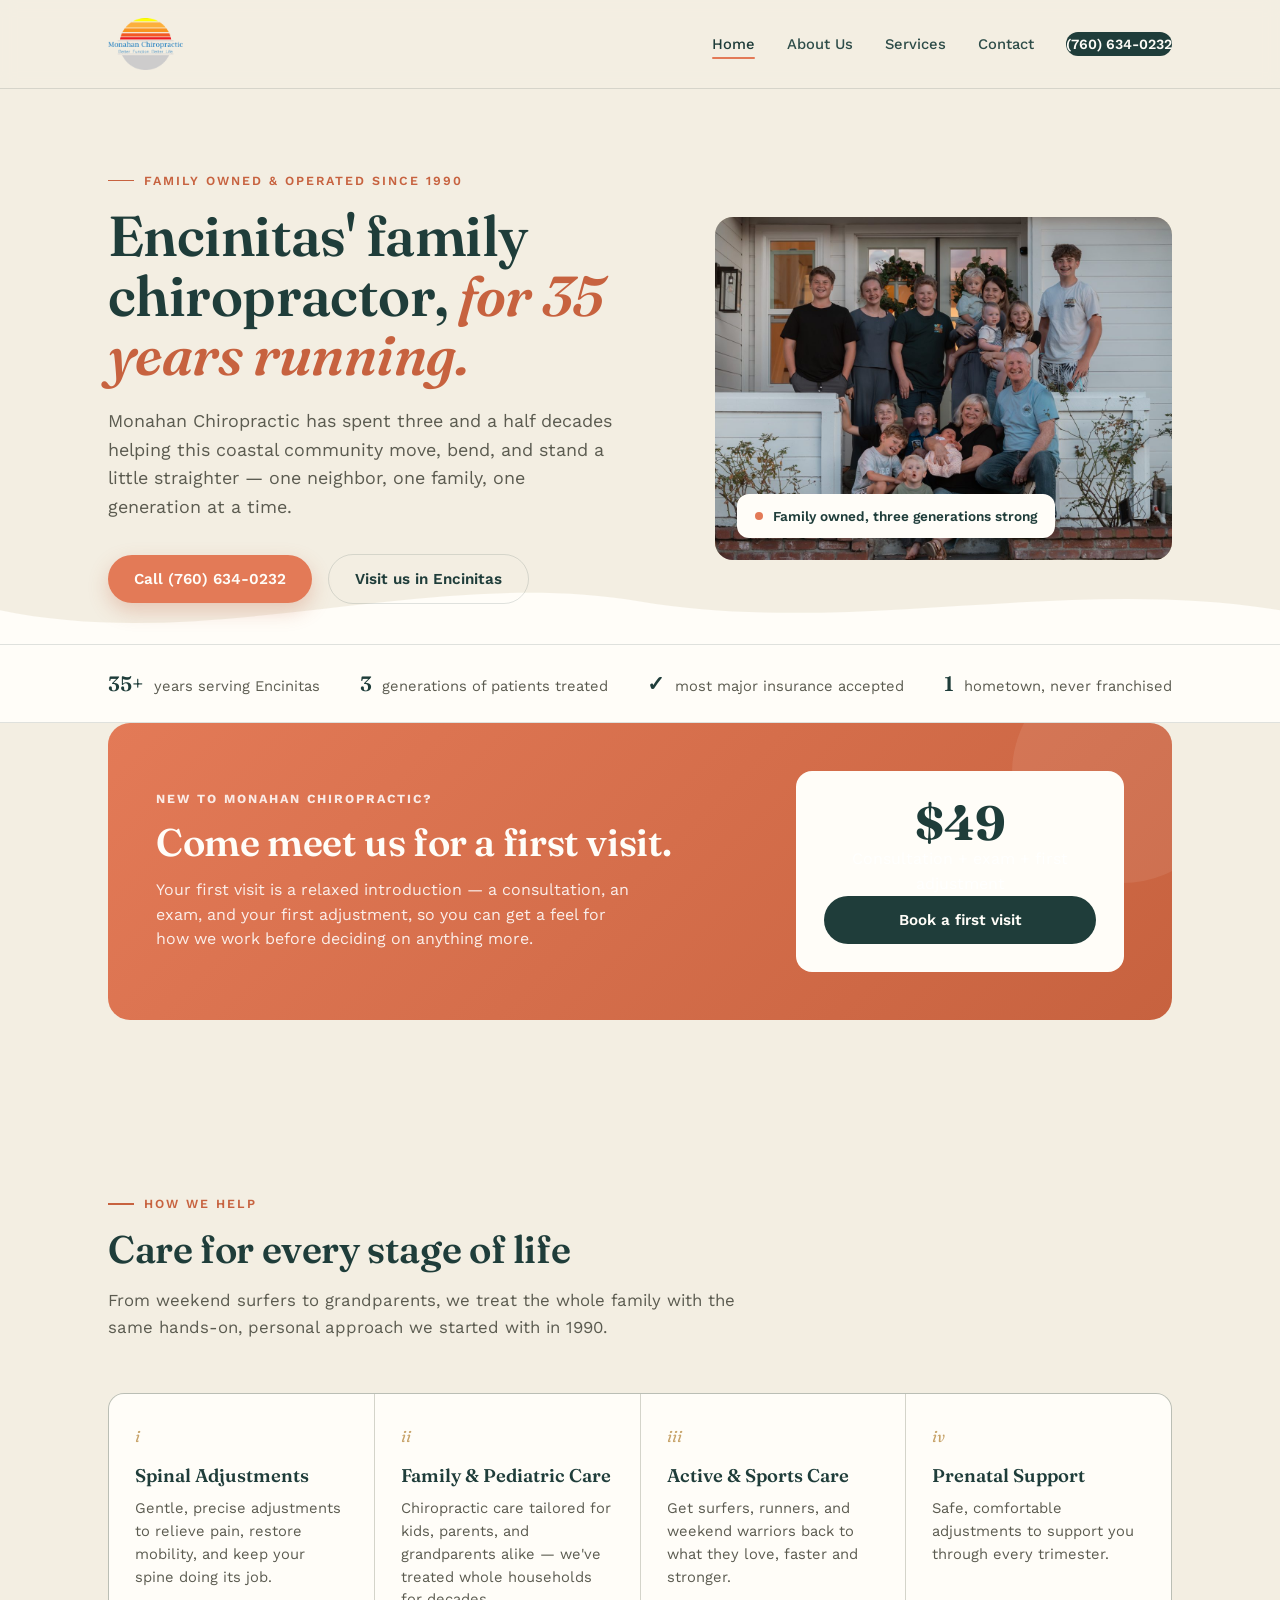
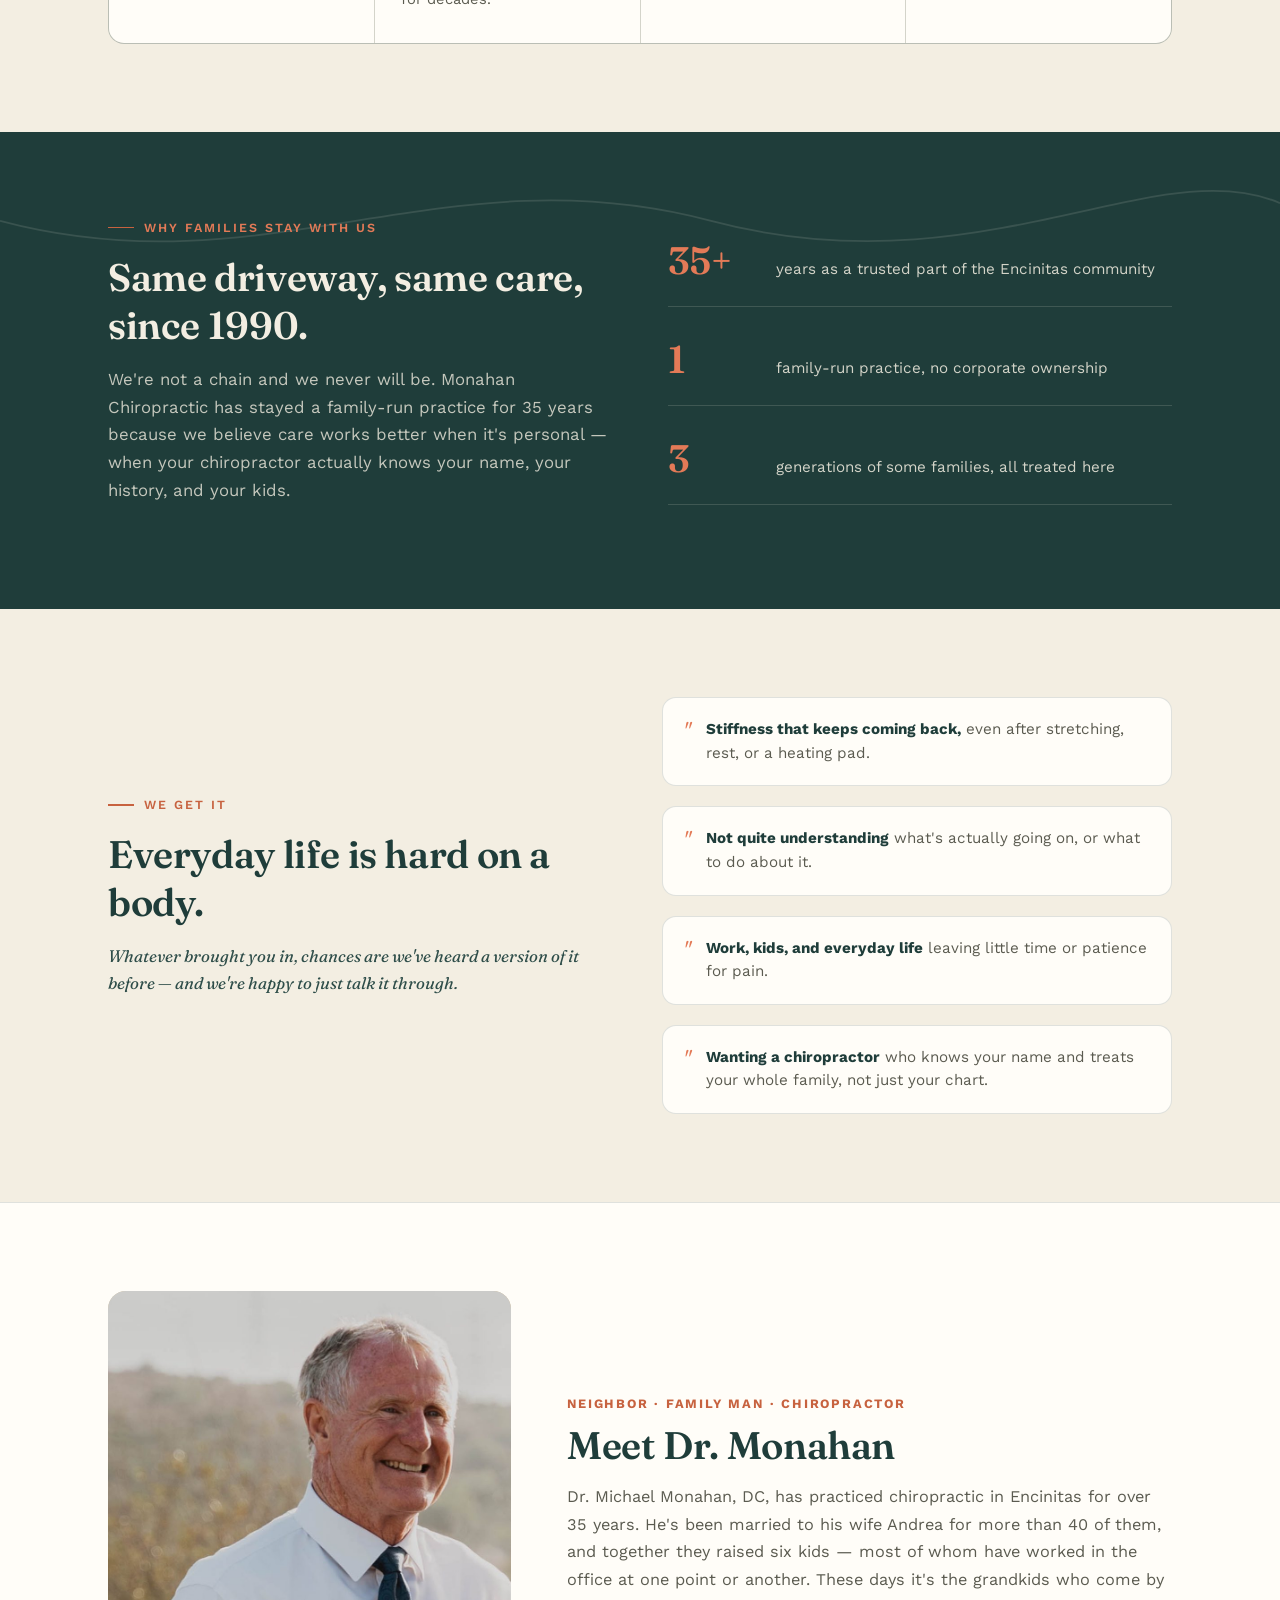
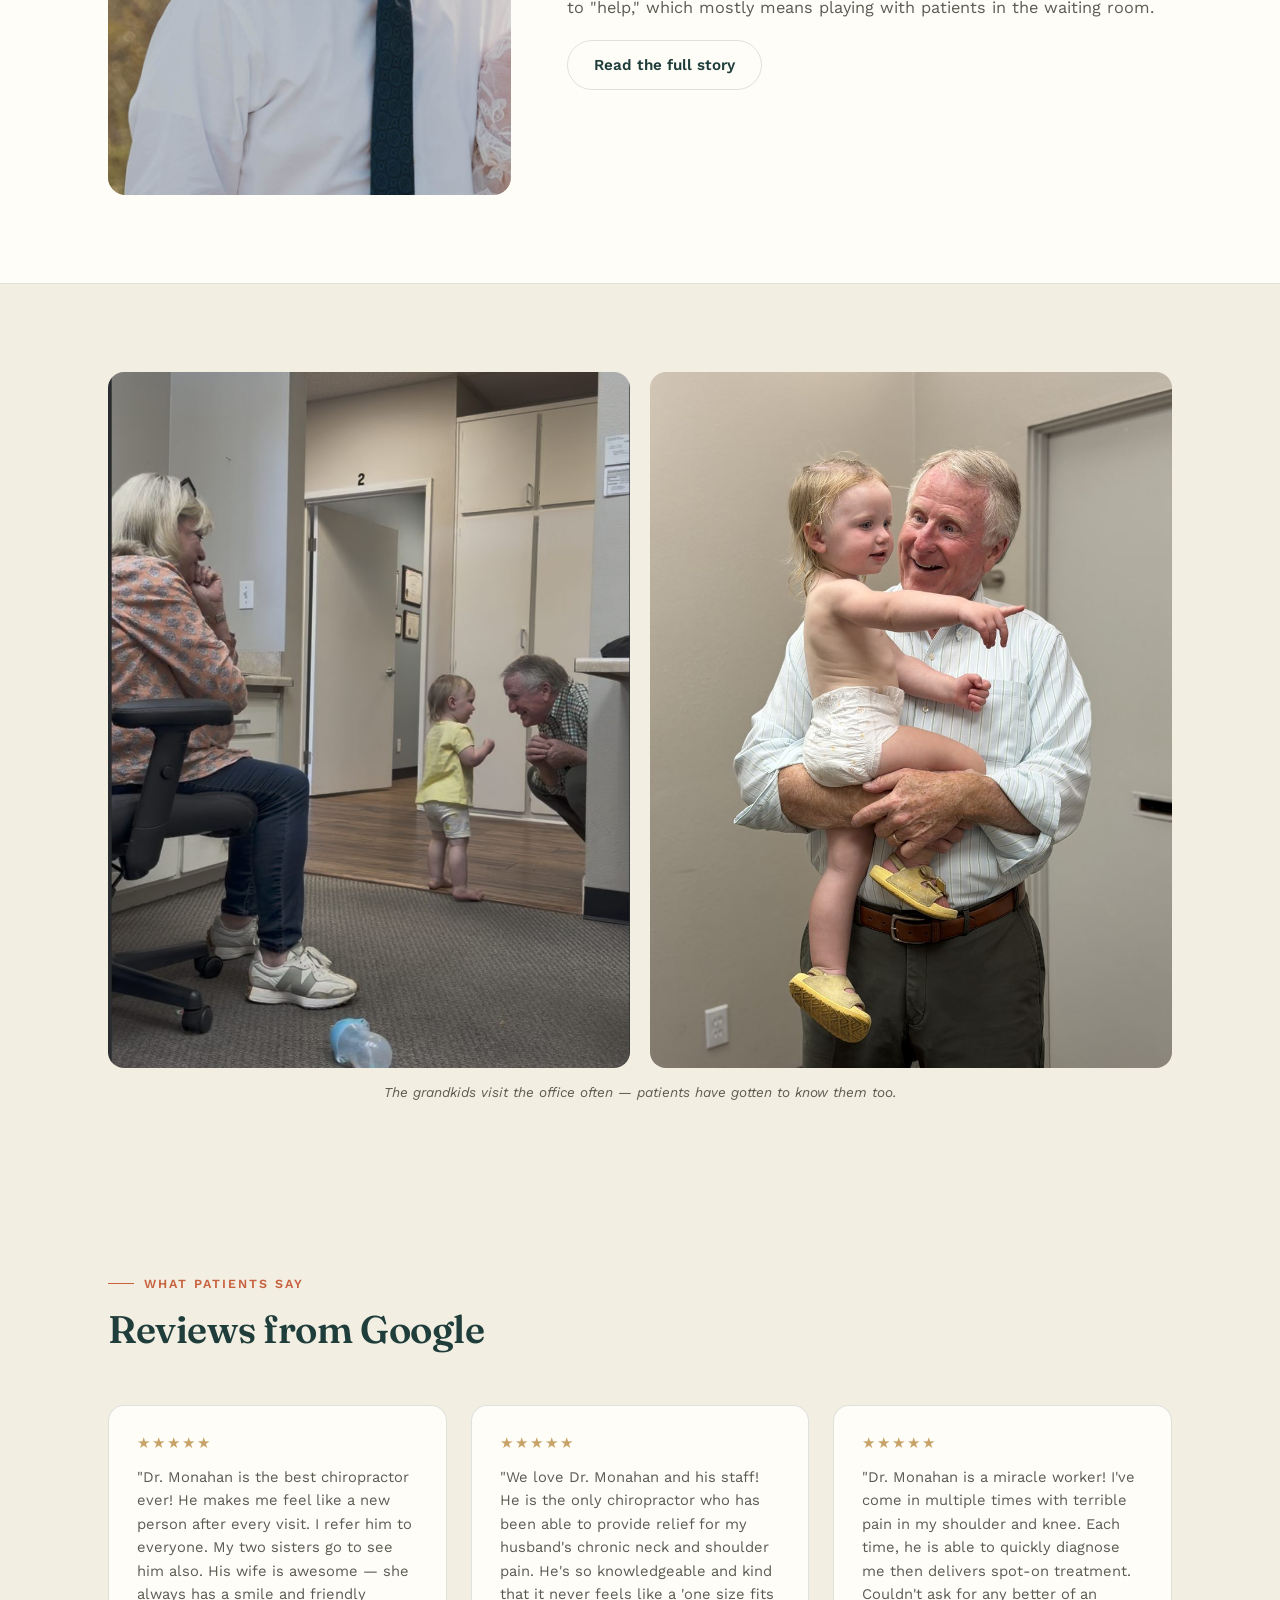
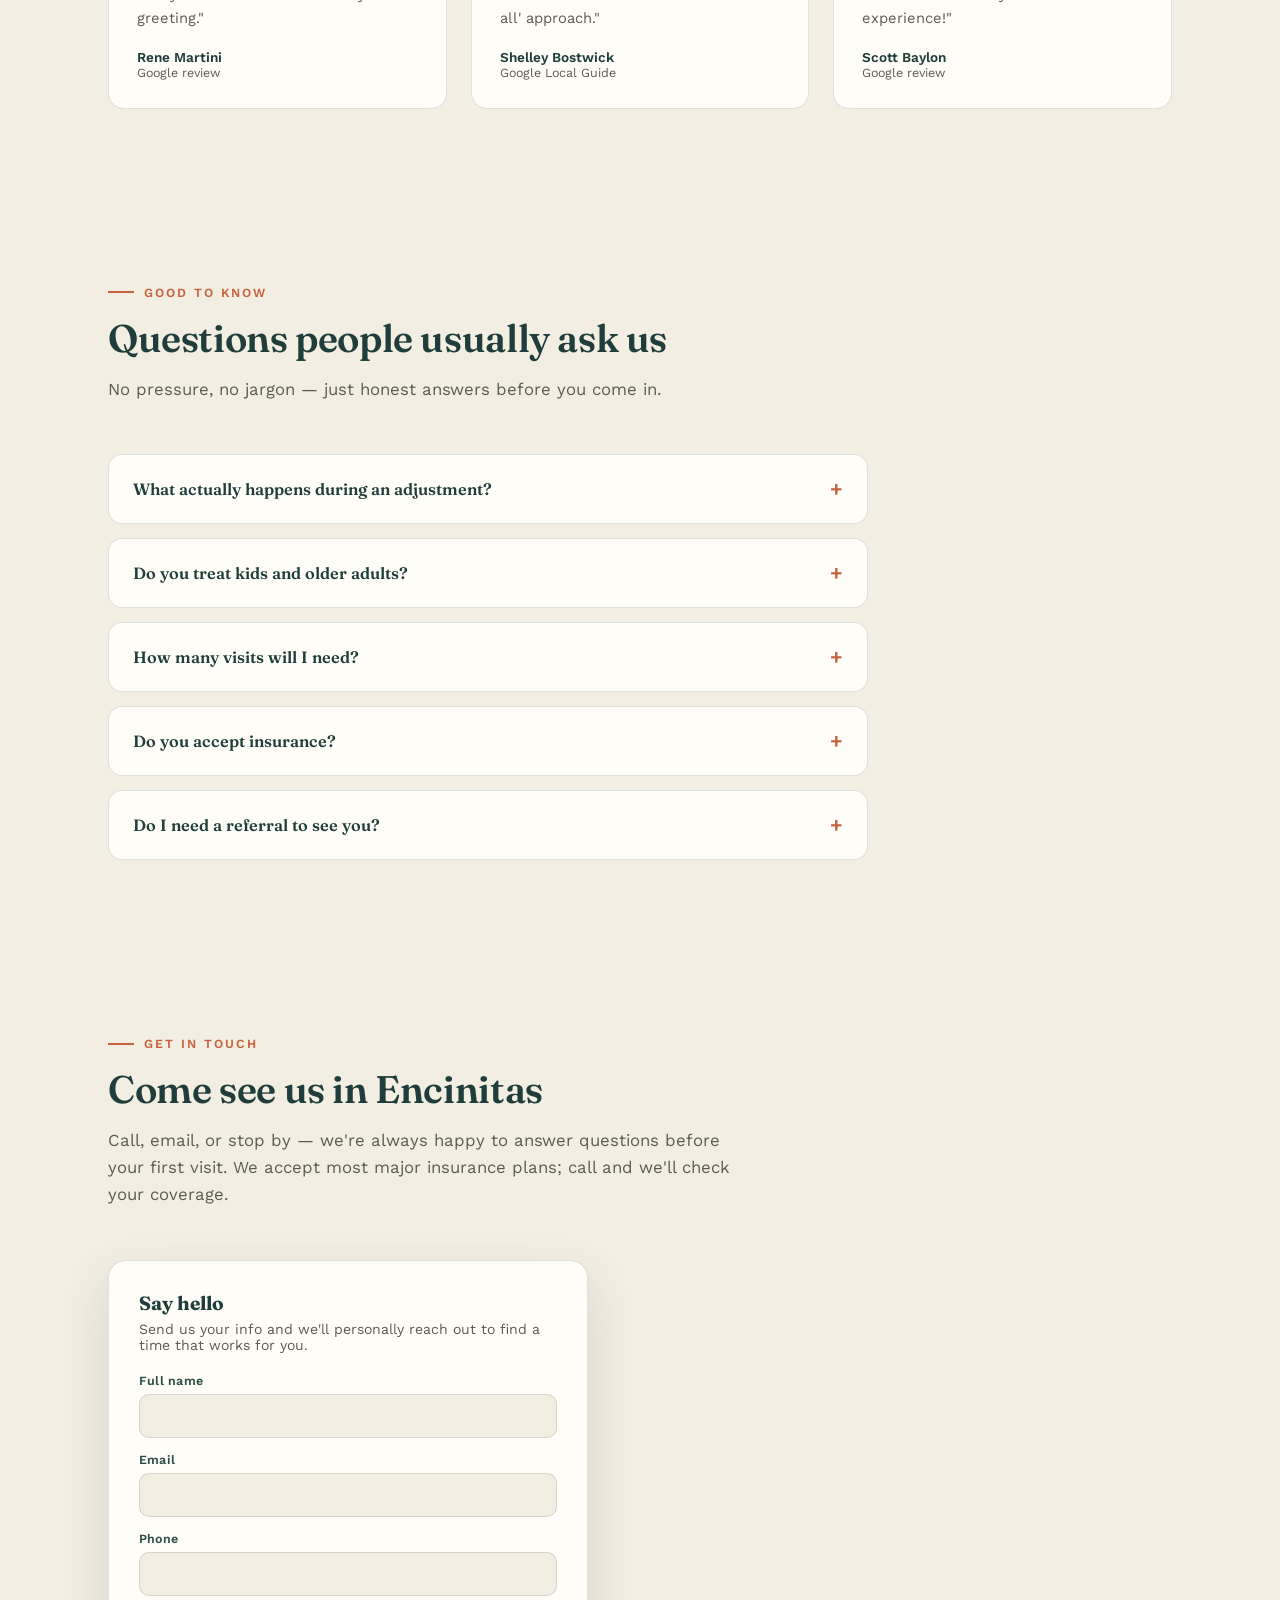
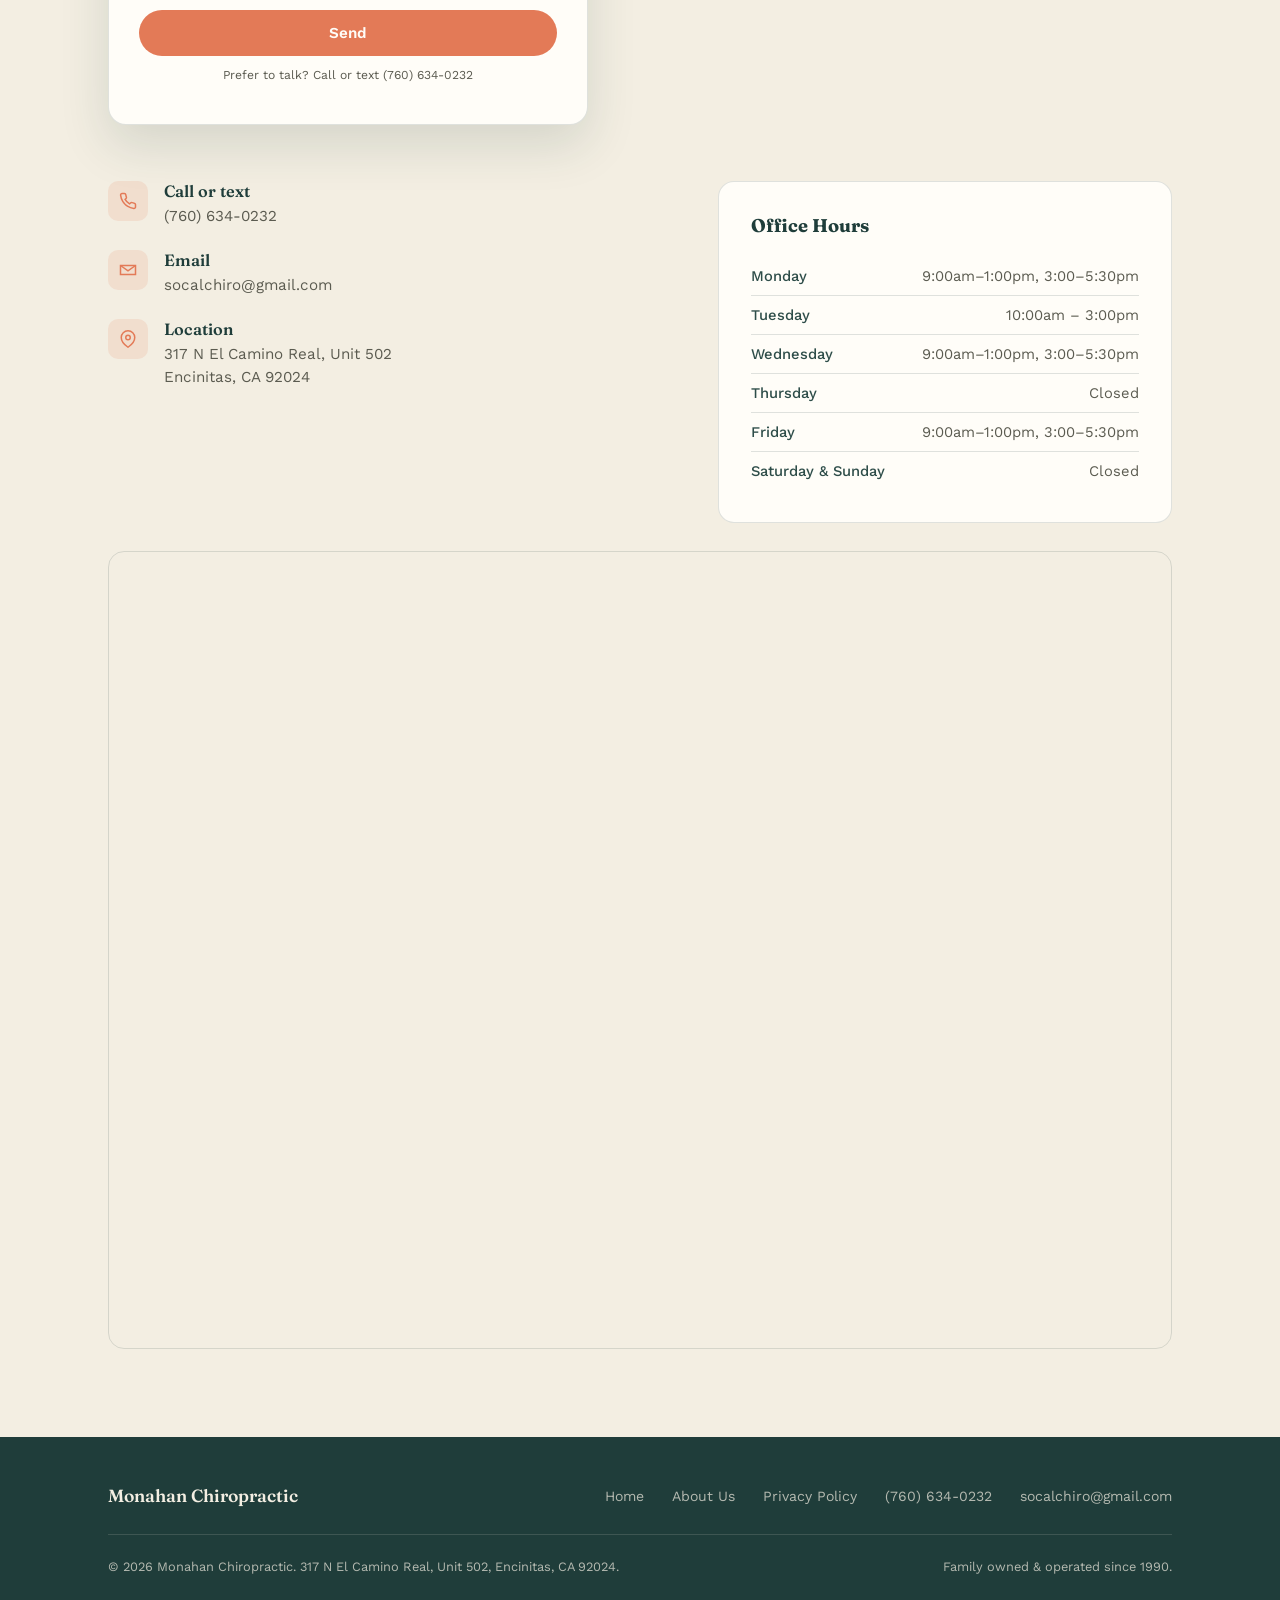
<file: index.html>
<!doctype html>
<html lang="en">
<head>
<meta charset="UTF-8">
<meta name="viewport" content="width=device-width, initial-scale=1.0">
<title>Monahan Chiropractic — Family Chiropractic Care in Encinitas, CA</title>
<meta name="description" content="Monahan Chiropractic has been Encinitas' family-run chiropractic practice for over 35 years. Gentle, experienced care for every generation.">
<link rel="canonical" href="https://monahanchiropractic.com/">

<meta property="og:type" content="website">
<meta property="og:site_name" content="Monahan Chiropractic">
<meta property="og:title" content="Monahan Chiropractic — Family Chiropractic Care in Encinitas, CA">
<meta property="og:description" content="Monahan Chiropractic has been Encinitas' family-run chiropractic practice for over 35 years. Gentle, experienced care for every generation.">
<meta property="og:url" content="https://monahanchiropractic.com/">
<meta property="og:image" content="https://monahanchiropractic.com/images/family-porch.jpg">

<meta name="twitter:card" content="summary_large_image">
<meta name="twitter:title" content="Monahan Chiropractic — Family Chiropractic Care in Encinitas, CA">
<meta name="twitter:description" content="Monahan Chiropractic has been Encinitas' family-run chiropractic practice for over 35 years. Gentle, experienced care for every generation.">
<meta name="twitter:image" content="https://monahanchiropractic.com/images/family-porch.jpg">

<link rel="stylesheet" href="style.css">
</head>
<body>

<nav class="nav">
  <div class="nav-inner">
    <a href="index.html" class="brand"><img src="images/logo.png" alt="Monahan Chiropractic — Better Function Better Life"></a>
    <div class="nav-links" id="navLinks">
      <a href="index.html" class="current">Home</a>
      <a href="about.html">About Us</a>
      <a href="index.html#services">Services</a>
      <a href="index.html#contact">Contact</a>
      <a href="tel:7606340232" class="nav-cta">(760) 634-0232</a>
    </div>
    <button class="nav-toggle" id="navToggle" aria-label="Toggle menu">
      <span></span><span></span><span></span>
    </button>
  </div>
</nav>

<header class="hero">
  <div class="wrap hero-inner">
    <div>
      <div class="eyebrow">Family owned &amp; operated since 1990</div>
      <h1>Encinitas' family chiropractor, <em>for 35 years running.</em></h1>
      <p class="lede">Monahan Chiropractic has spent three and a half decades helping this coastal community move, bend, and stand a little straighter — one neighbor, one family, one generation at a time.</p>
      <div class="cta-row">
        <a href="tel:7606340232" class="btn btn-primary">Call (760) 634-0232</a>
        <a href="#contact" class="btn btn-ghost">Visit us in Encinitas</a>
      </div>
    </div>
    <div class="hero-portrait hero-portrait-wide">
      <img src="images/family-porch.jpg" alt="Dr. Monahan with his wife, kids, and grandkids">
      <div class="hero-portrait-tag"><span class="dot"></span> Family owned, three generations strong</div>
    </div>
  </div>

  <svg class="hero-wave" viewBox="0 0 1440 100" preserveAspectRatio="none" xmlns="http://www.w3.org/2000/svg">
    <path d="M0,60 C 240,110 480,10 720,50 C 960,90 1200,20 1440,60 L1440,100 L0,100 Z" fill="#FFFDF8"/>
  </svg>
</header>

<div class="trust">
  <div class="wrap trust-inner">
    <div class="trust-item"><strong>35+</strong> years serving Encinitas</div>
    <div class="trust-item"><strong>3</strong> generations of patients treated</div>
    <div class="trust-item"><strong>✓</strong> most major insurance accepted</div>
    <div class="trust-item"><strong>1</strong> hometown, never franchised</div>
  </div>
</div>

<section style="padding-top:0;">
  <div class="wrap">
    <div class="offer">
      <div>
        <div class="offer-eyebrow">New to Monahan Chiropractic?</div>
        <h2>Come meet us for a first visit.</h2>
        <p>Your first visit is a relaxed introduction — a consultation, an exam, and your first adjustment, so you can get a feel for how we work before deciding on anything more.</p>
      </div>
      <div class="offer-price-card">
        <div class="offer-price">$49</div>
        <p class="offer-desc">Consultation + exam + first adjustment</p>
        <a href="tel:7606340232" class="btn btn-primary">Book a first visit</a>
      </div>
    </div>
  </div>
</section>

<section id="services">
  <div class="wrap">
    <div class="section-head">
      <div class="eyebrow">How we help</div>
      <h2>Care for every stage of life</h2>
      <p>From weekend surfers to grandparents, we treat the whole family with the same hands-on, personal approach we started with in 1990.</p>
    </div>
    <div class="services-grid">
      <div class="service-card">
        <span class="service-num">i</span>
        <h3>Spinal Adjustments</h3>
        <p>Gentle, precise adjustments to relieve pain, restore mobility, and keep your spine doing its job.</p>
      </div>
      <div class="service-card">
        <span class="service-num">ii</span>
        <h3>Family &amp; Pediatric Care</h3>
        <p>Chiropractic care tailored for kids, parents, and grandparents alike — we've treated whole households for decades.</p>
      </div>
      <div class="service-card">
        <span class="service-num">iii</span>
        <h3>Active &amp; Sports Care</h3>
        <p>Get surfers, runners, and weekend warriors back to what they love, faster and stronger.</p>
      </div>
      <div class="service-card">
        <span class="service-num">iv</span>
        <h3>Prenatal Support</h3>
        <p>Safe, comfortable adjustments to support you through every trimester.</p>
      </div>
    </div>
  </div>
</section>

<section class="band">
  <svg class="band-wave" viewBox="0 0 1440 200" preserveAspectRatio="none" xmlns="http://www.w3.org/2000/svg">
    <path d="M0,100 C 300,180 500,20 800,100 C 1100,180 1300,20 1440,80" fill="none" stroke="#F3EEE2" stroke-width="2"/>
  </svg>
  <div class="wrap band-grid">
    <div>
      <div class="eyebrow" style="color:#E37A57">Why families stay with us</div>
      <h2>Same driveway, same care, since 1990.</h2>
      <p>We're not a chain and we never will be. Monahan Chiropractic has stayed a family-run practice for 35 years because we believe care works better when it's personal — when your chiropractor actually knows your name, your history, and your kids.</p>
    </div>
    <div class="stat-list">
      <div class="stat-row">
        <span class="num">35+</span>
        <span class="label">years as a trusted part of the Encinitas community</span>
      </div>
      <div class="stat-row">
        <span class="num">1</span>
        <span class="label">family-run practice, no corporate ownership</span>
      </div>
      <div class="stat-row">
        <span class="num">3</span>
        <span class="label">generations of some families, all treated here</span>
      </div>
    </div>
  </div>
</section>

<section>
  <div class="wrap pain-grid">
    <div>
      <div class="eyebrow">We get it</div>
      <h2>Everyday life is hard on a body.</h2>
      <p class="pain-close">Whatever brought you in, chances are we've heard a version of it before — and we're happy to just talk it through.</p>
    </div>
    <div class="pain-list">
      <div class="pain-item">
        <span class="mark">"</span>
        <p><strong>Stiffness that keeps coming back,</strong> even after stretching, rest, or a heating pad.</p>
      </div>
      <div class="pain-item">
        <span class="mark">"</span>
        <p><strong>Not quite understanding</strong> what's actually going on, or what to do about it.</p>
      </div>
      <div class="pain-item">
        <span class="mark">"</span>
        <p><strong>Work, kids, and everyday life</strong> leaving little time or patience for pain.</p>
      </div>
      <div class="pain-item">
        <span class="mark">"</span>
        <p><strong>Wanting a chiropractor</strong> who knows your name and treats your whole family, not just your chart.</p>
      </div>
    </div>
  </div>
</section>

<section style="background:var(--paper); border-top:1px solid var(--line); border-bottom:1px solid var(--line);">
  <div class="wrap bio-grid">
    <div class="bio-portrait">
      <img src="images/dr-monahan-headshot.jpg" alt="Dr. Monahan">
    </div>
    <div class="bio-text">
      <div class="bio-tagline">Neighbor · Family Man · Chiropractor</div>
      <h2>Meet Dr. Monahan</h2>
      <p>Dr. Michael Monahan, DC, has practiced chiropractic in Encinitas for over 35 years. He's been married to his wife Andrea for more than 40 of them, and together they raised six kids — most of whom have worked in the office at one point or another. These days it's the grandkids who come by to "help," which mostly means playing with patients in the waiting room.</p>
      <a href="about.html" class="btn btn-ghost">Read the full story</a>
    </div>
  </div>
</section>

<section>
  <div class="wrap gallery-grid">
    <img src="images/office-grandkid-1.jpg" alt="Dr. Monahan with his grandchild at the office">
    <img src="images/office-grandkid-2.jpg" alt="Dr. Monahan holding his grandchild at the office">
  </div>
  <p class="gallery-caption wrap">The grandkids visit the office often — patients have gotten to know them too.</p>
</section>

<section>
  <div class="wrap">
    <div class="section-head">
      <div class="eyebrow">What patients say</div>
      <h2>Reviews from Google</h2>
    </div>
    <div class="review-grid">
      <div class="review-card">
        <div class="review-stars">★★★★★</div>
        <p>"Dr. Monahan is the best chiropractor ever! He makes me feel like a new person after every visit. I refer him to everyone. My two sisters go to see him also. His wife is awesome — she always has a smile and friendly greeting."</p>
        <div class="review-author">Rene Martini</div>
        <div class="review-source">Google review</div>
      </div>
      <div class="review-card">
        <div class="review-stars">★★★★★</div>
        <p>"We love Dr. Monahan and his staff! He is the only chiropractor who has been able to provide relief for my husband's chronic neck and shoulder pain. He's so knowledgeable and kind that it never feels like a 'one size fits all' approach."</p>
        <div class="review-author">Shelley Bostwick</div>
        <div class="review-source">Google Local Guide</div>
      </div>
      <div class="review-card">
        <div class="review-stars">★★★★★</div>
        <p>"Dr. Monahan is a miracle worker! I've come in multiple times with terrible pain in my shoulder and knee. Each time, he is able to quickly diagnose me then delivers spot-on treatment. Couldn't ask for any better of an experience!"</p>
        <div class="review-author">Scott Baylon</div>
        <div class="review-source">Google review</div>
      </div>
    </div>
  </div>
</section>

<section>
  <div class="wrap">
    <div class="section-head">
      <div class="eyebrow">Good to know</div>
      <h2>Questions people usually ask us</h2>
      <p>No pressure, no jargon — just honest answers before you come in.</p>
    </div>
    <div class="faq-list">
      <details class="faq-item">
        <summary>What actually happens during an adjustment?</summary>
        <p>We use gentle, hands-on techniques to help restore normal movement to joints in your spine and elsewhere. Most patients feel looser and more mobile right after — some notice it takes a visit or two to feel the full effect.</p>
      </details>
      <details class="faq-item">
        <summary>Do you treat kids and older adults?</summary>
        <p>Yes — we adjust our approach based on age and health, and we've cared for patients from toddlers to grandparents. It's one of the reasons whole families keep coming back.</p>
      </details>
      <details class="faq-item">
        <summary>How many visits will I need?</summary>
        <p>It depends on what's going on. Some people come in for a specific issue and feel better in a few visits; others prefer ongoing care to stay ahead of stiffness. We'll talk through what makes sense for you — no set package you're pushed into.</p>
      </details>
      <details class="faq-item">
        <summary>Do you accept insurance?</summary>
        <p>Yes, we accept most major insurance plans. Give us a call and we're happy to check your coverage before your first visit.</p>
      </details>
      <details class="faq-item">
        <summary>Do I need a referral to see you?</summary>
        <p>No referral needed. You can call or stop by directly, and we're happy to answer questions before you book anything.</p>
      </details>
    </div>
  </div>
</section>

<section id="contact">
  <div class="wrap">
    <div class="section-head">
      <div class="eyebrow">Get in touch</div>
      <h2>Come see us in Encinitas</h2>
      <p>Call, email, or stop by — we're always happy to answer questions before your first visit. We accept most major insurance plans; call and we'll check your coverage.</p>
    </div>
    <div style="max-width:480px; margin-bottom:56px;">
      <div class="lead-card">
        <h3>Say hello</h3>
        <p class="sub">Send us your info and we'll personally reach out to find a time that works for you.</p>
        <form id="leadForm">
          <div class="lead-field">
            <label for="fullName">Full name</label>
            <input type="text" id="fullName" name="fullName" required>
          </div>
          <div class="lead-field">
            <label for="email">Email</label>
            <input type="email" id="email" name="email" required>
          </div>
          <div class="lead-field">
            <label for="phone">Phone</label>
            <input type="tel" id="phone" name="phone" required>
          </div>
          <button type="submit" class="lead-submit">Send</button>
        </form>
        <p class="lead-note">Prefer to talk? Call or text (760) 634-0232</p>
      </div>
    </div>
    <div class="contact-grid">
      <div class="info-list">
        <div class="info-item">
          <div class="info-icon">
            <svg width="18" height="18" viewBox="0 0 24 24" fill="none" stroke="#E37A57" stroke-width="2"><path d="M22 16.92v3a2 2 0 0 1-2.18 2 19.79 19.79 0 0 1-8.63-3.07 19.5 19.5 0 0 1-6-6 19.79 19.79 0 0 1-3.07-8.67A2 2 0 0 1 4.11 2h3a2 2 0 0 1 2 1.72c.127.96.361 1.903.7 2.81a2 2 0 0 1-.45 2.11L8.09 9.91a16 16 0 0 0 6 6l1.27-1.27a2 2 0 0 1 2.11-.45c.907.339 1.85.573 2.81.7A2 2 0 0 1 22 16.92z"/></svg>
          </div>
          <div>
            <h4>Call or text</h4>
            <a href="tel:7606340232">(760) 634-0232</a>
          </div>
        </div>
        <div class="info-item">
          <div class="info-icon">
            <svg width="18" height="18" viewBox="0 0 24 24" fill="none" stroke="#E37A57" stroke-width="2"><path d="M4 4h16v16H4z" stroke="none"/><path d="M22 6l-10 7L2 6"/><path d="M2 6h20v12H2z"/></svg>
          </div>
          <div>
            <h4>Email</h4>
            <a href="mailto:socalchiro@gmail.com">socalchiro@gmail.com</a>
          </div>
        </div>
        <div class="info-item">
          <div class="info-icon">
            <svg width="18" height="18" viewBox="0 0 24 24" fill="none" stroke="#E37A57" stroke-width="2"><path d="M21 10c0 7-9 13-9 13s-9-6-9-13a9 9 0 0 1 18 0z"/><circle cx="12" cy="10" r="3"/></svg>
          </div>
          <div>
            <h4>Location</h4>
            <a href="https://www.google.com/maps/place/?q=place_id:ChIJq5t92Y4L3IARIdPpQ8fkts4" target="_blank" rel="noopener">317 N El Camino Real, Unit 502<br>Encinitas, CA 92024</a>
          </div>
        </div>
      </div>
      <div class="hours-card">
        <h3>Office Hours</h3>
        <div class="hours-row"><span class="day">Monday</span><span class="time">9:00am–1:00pm, 3:00–5:30pm</span></div>
        <div class="hours-row"><span class="day">Tuesday</span><span class="time">10:00am – 3:00pm</span></div>
        <div class="hours-row"><span class="day">Wednesday</span><span class="time">9:00am–1:00pm, 3:00–5:30pm</span></div>
        <div class="hours-row"><span class="day">Thursday</span><span class="time">Closed</span></div>
        <div class="hours-row"><span class="day">Friday</span><span class="time">9:00am–1:00pm, 3:00–5:30pm</span></div>
        <div class="hours-row"><span class="day">Saturday &amp; Sunday</span><span class="time">Closed</span></div>
      </div>
    </div>
    <div class="map-embed" style="margin-top:28px;">
      <iframe src="https://www.google.com/maps?q=317+N+El+Camino+Real+%23502+Encinitas+CA+92024&output=embed" loading="lazy" title="Map to Monahan Chiropractic"></iframe>
    </div>
  </div>
</section>

<footer>
  <div class="wrap">
    <div class="footer-inner">
      <div class="footer-brand">Monahan Chiropractic</div>
      <div class="footer-links">
        <a href="index.html">Home</a>
        <a href="about.html">About Us</a>
        <a href="privacy.html">Privacy Policy</a>
        <a href="tel:7606340232">(760) 634-0232</a>
        <a href="mailto:socalchiro@gmail.com">socalchiro@gmail.com</a>
      </div>
    </div>
    <div class="footer-bottom">
      <span>© 2026 Monahan Chiropractic. 317 N El Camino Real, Unit 502, Encinitas, CA 92024.</span>
      <span>Family owned &amp; operated since 1990.</span>
    </div>
  </div>
</footer>

<script type="application/ld+json">
{
  "@context": "https://schema.org",
  "@type": "Chiropractic",
  "@id": "https://monahanchiropractic.com/#business",
  "name": "Monahan Chiropractic",
  "image": "https://monahanchiropractic.com/images/family-porch.jpg",
  "url": "https://monahanchiropractic.com/",
  "telephone": "+17606340232",
  "email": "socalchiro@gmail.com",
  "priceRange": "$$",
  "address": {
    "@type": "PostalAddress",
    "streetAddress": "317 N El Camino Real, Unit 502",
    "addressLocality": "Encinitas",
    "addressRegion": "CA",
    "postalCode": "92024",
    "addressCountry": "US"
  },
  "geo": {
    "@type": "GeoCoordinates",
    "latitude": 33.0544372,
    "longitude": -117.2600850
  },
  "hasMap": "https://www.google.com/maps/place/?q=place_id:ChIJq5t92Y4L3IARIdPpQ8fkts4",
  "openingHoursSpecification": [
    {
      "@type": "OpeningHoursSpecification",
      "dayOfWeek": ["Monday", "Wednesday", "Friday"],
      "opens": "09:00",
      "closes": "13:00"
    },
    {
      "@type": "OpeningHoursSpecification",
      "dayOfWeek": ["Monday", "Wednesday", "Friday"],
      "opens": "15:00",
      "closes": "17:30"
    },
    {
      "@type": "OpeningHoursSpecification",
      "dayOfWeek": "Tuesday",
      "opens": "10:00",
      "closes": "15:00"
    }
  ],
  "founder": {
    "@type": "Person",
    "@id": "https://monahanchiropractic.com/about.html#practitioner",
    "name": "Dr. Michael Monahan",
    "honorificSuffix": "DC",
    "jobTitle": "Chiropractor"
  },
  "employee": {
    "@id": "https://monahanchiropractic.com/about.html#practitioner"
  }
}
</script>
<script type="application/ld+json">
{
  "@context": "https://schema.org",
  "@type": "FAQPage",
  "mainEntity": [
    {
      "@type": "Question",
      "name": "What actually happens during an adjustment?",
      "acceptedAnswer": {
        "@type": "Answer",
        "text": "We use gentle, hands-on techniques to help restore normal movement to joints in your spine and elsewhere. Most patients feel looser and more mobile right after — some notice it takes a visit or two to feel the full effect."
      }
    },
    {
      "@type": "Question",
      "name": "Do you treat kids and older adults?",
      "acceptedAnswer": {
        "@type": "Answer",
        "text": "Yes — we adjust our approach based on age and health, and we've cared for patients from toddlers to grandparents. It's one of the reasons whole families keep coming back."
      }
    },
    {
      "@type": "Question",
      "name": "How many visits will I need?",
      "acceptedAnswer": {
        "@type": "Answer",
        "text": "It depends on what's going on. Some people come in for a specific issue and feel better in a few visits; others prefer ongoing care to stay ahead of stiffness. We'll talk through what makes sense for you — no set package you're pushed into."
      }
    },
    {
      "@type": "Question",
      "name": "Do you accept insurance?",
      "acceptedAnswer": {
        "@type": "Answer",
        "text": "Yes, we accept most major insurance plans. Give us a call and we're happy to check your coverage before your first visit."
      }
    },
    {
      "@type": "Question",
      "name": "Do I need a referral to see you?",
      "acceptedAnswer": {
        "@type": "Answer",
        "text": "No referral needed. You can call or stop by directly, and we're happy to answer questions before you book anything."
      }
    }
  ]
}
</script>
<script src="script.js"></script>
</body>
</html>
</file>
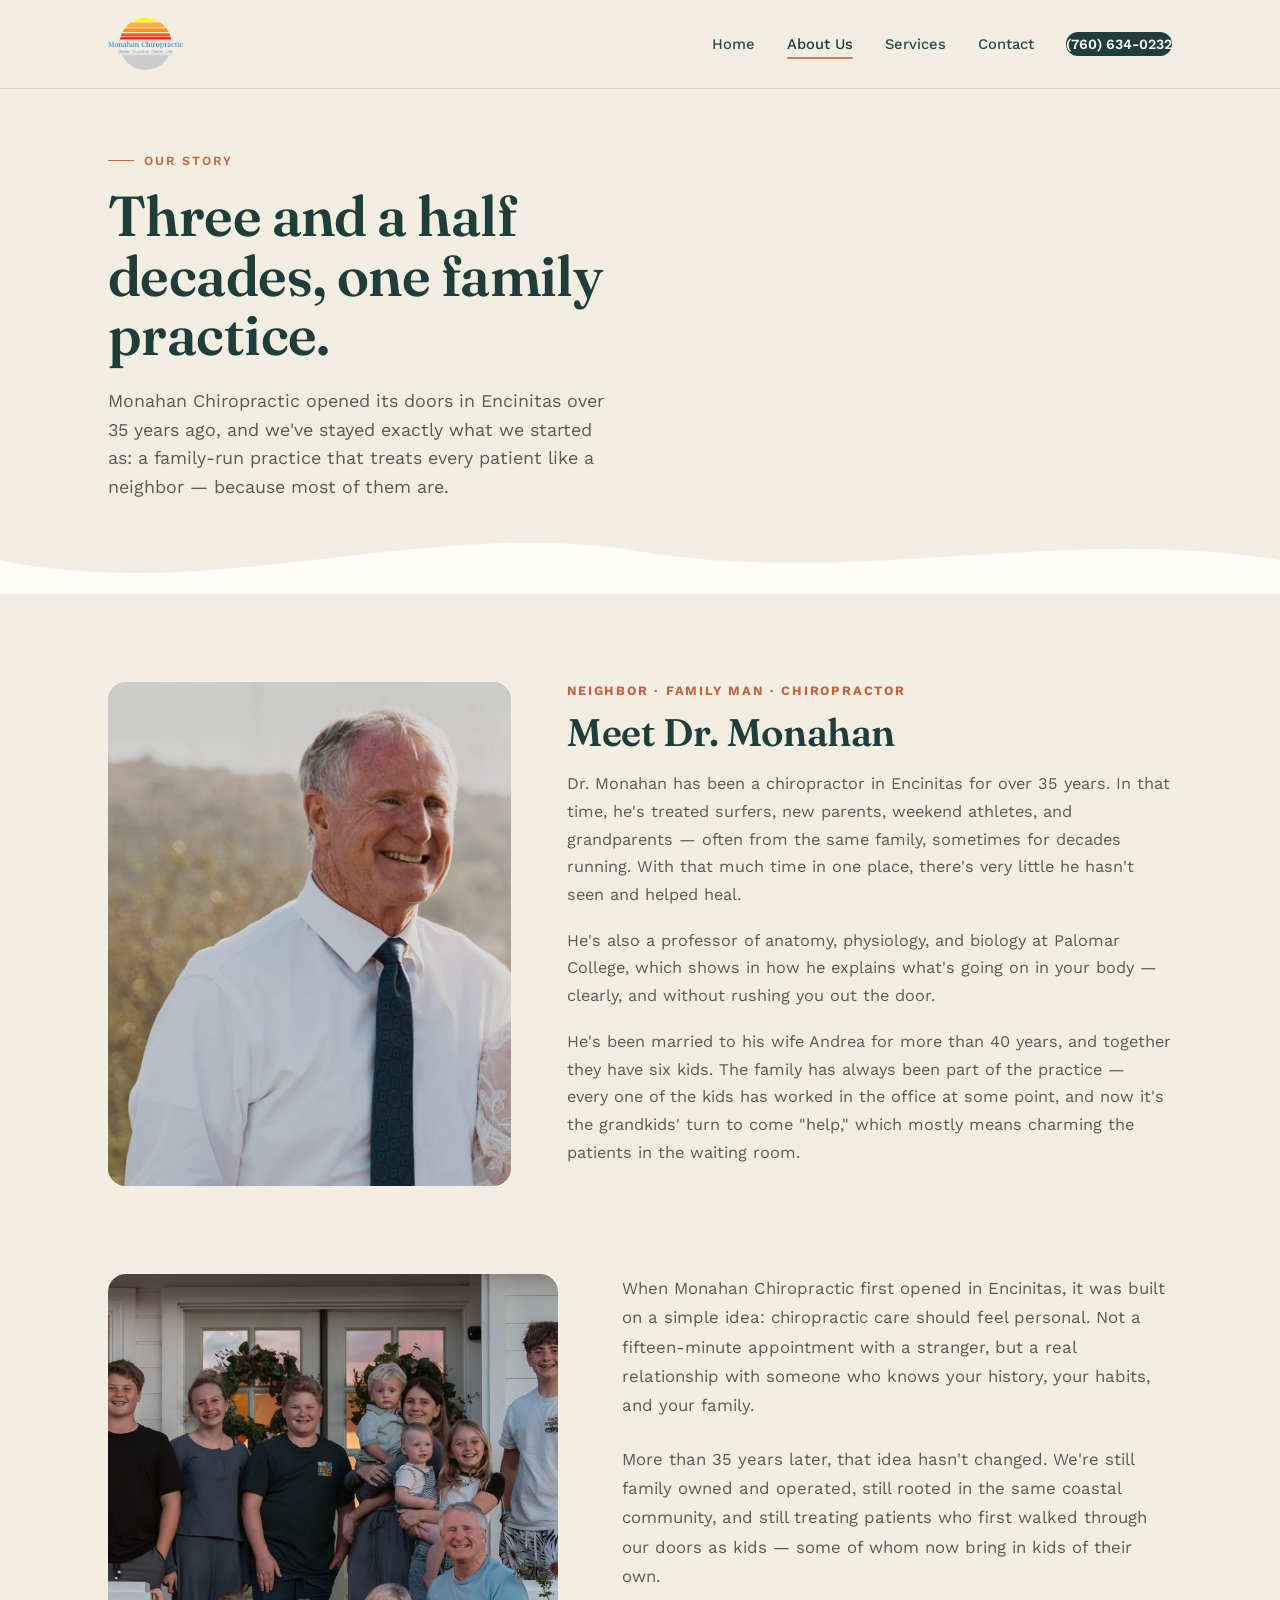
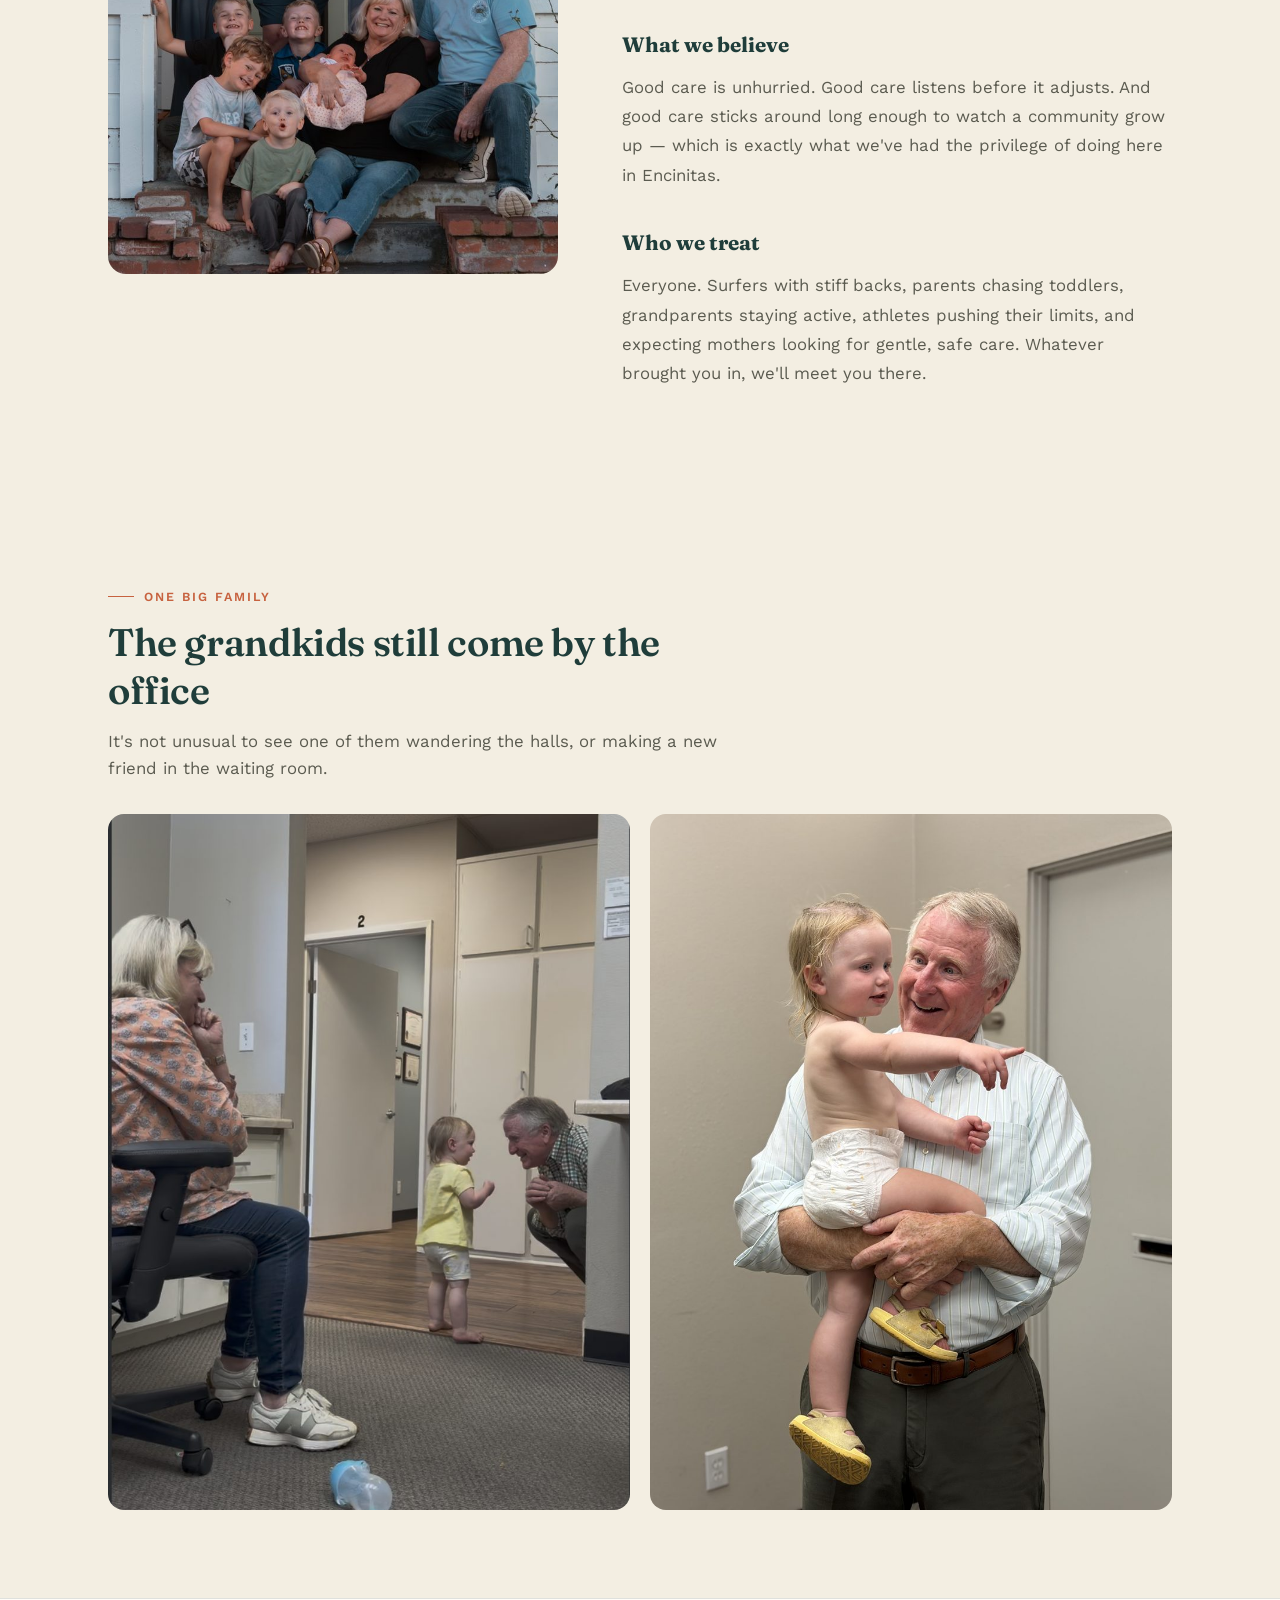
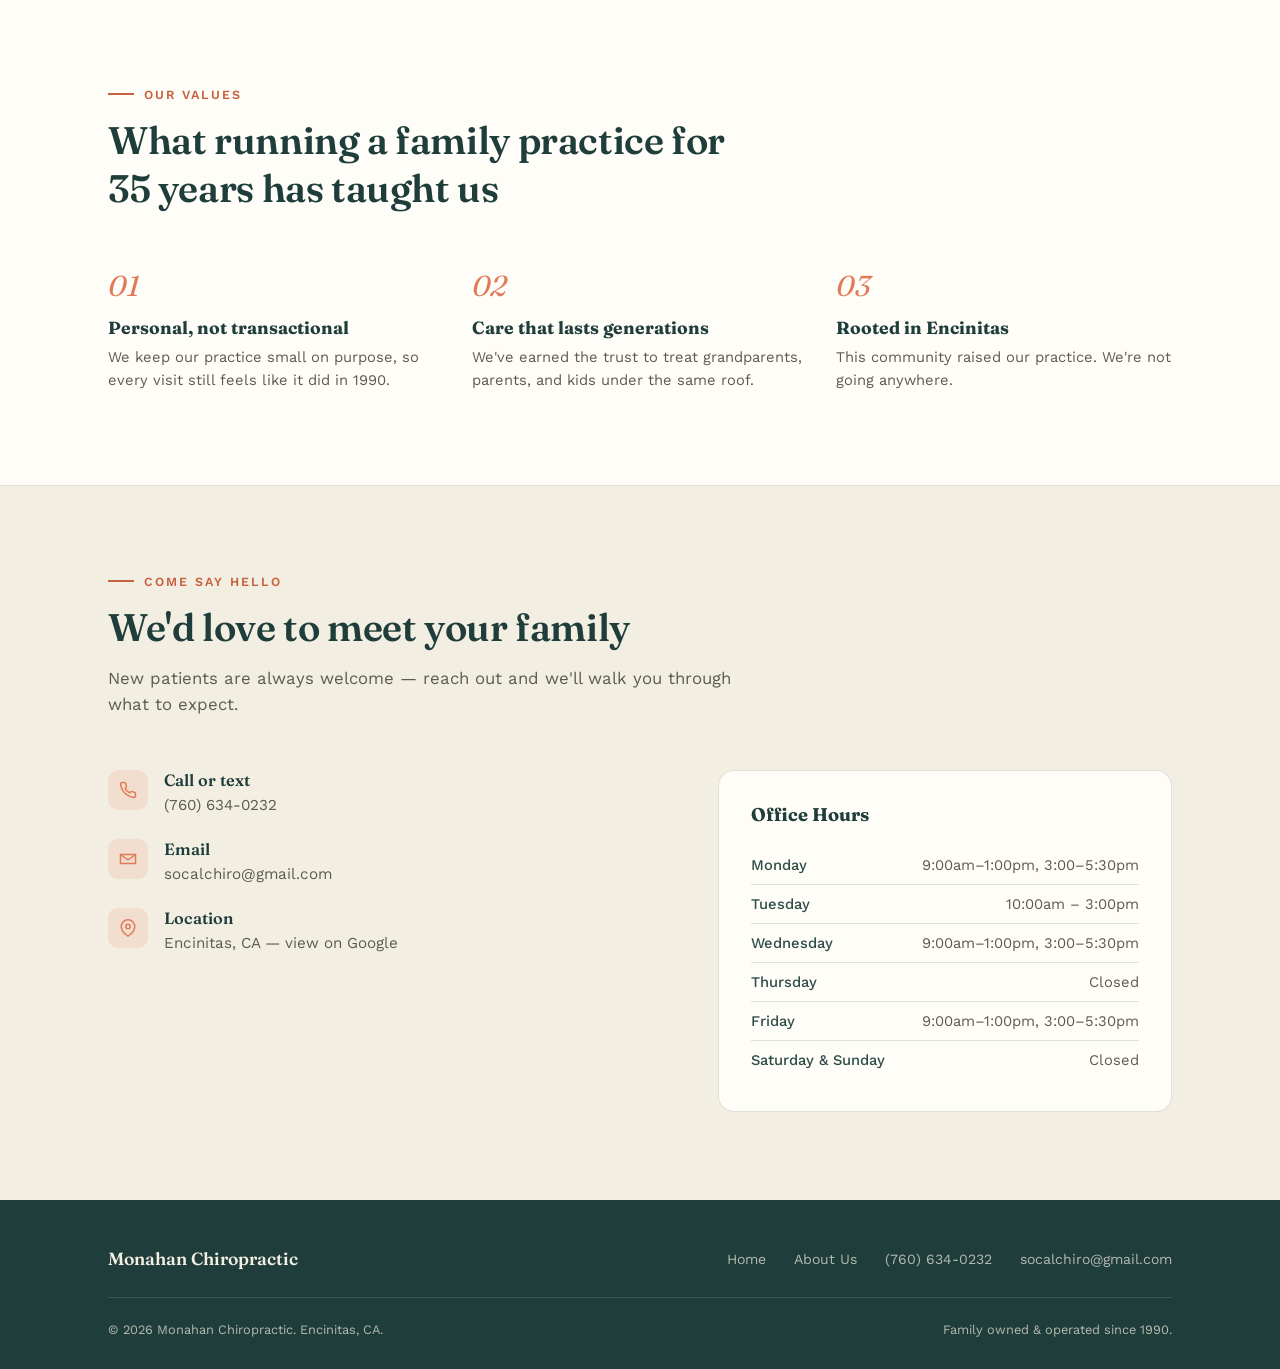
<file: about (1).html>
<!doctype html>
<html lang="en">
<head>
<meta charset="UTF-8">
<meta name="viewport" content="width=device-width, initial-scale=1.0">
<title>About Us — Monahan Chiropractic, Encinitas CA</title>
<meta name="description" content="Learn about Monahan Chiropractic, a family-run practice that has served Encinitas, CA for over 35 years.">
<link rel="stylesheet" href="style.css">
</head>
<body>

<nav class="nav">
  <div class="nav-inner">
    <a href="index.html" class="brand"><img src="images/logo.png" alt="Monahan Chiropractic — Better Function Better Life"></a>
    <div class="nav-links" id="navLinks">
      <a href="index.html">Home</a>
      <a href="about.html" class="current">About Us</a>
      <a href="index.html#services">Services</a>
      <a href="index.html#contact">Contact</a>
      <a href="tel:7606340232" class="nav-cta">(760) 634-0232</a>
    </div>
    <button class="nav-toggle" id="navToggle" aria-label="Toggle menu">
      <span></span><span></span><span></span>
    </button>
  </div>
</nav>

<header class="hero about-hero">
  <div class="wrap">
    <div class="eyebrow">Our story</div>
    <h1>Three and a half decades, one family practice.</h1>
    <p class="lede">Monahan Chiropractic opened its doors in Encinitas over 35 years ago, and we've stayed exactly what we started as: a family-run practice that treats every patient like a neighbor — because most of them are.</p>
  </div>
  <svg class="hero-wave" viewBox="0 0 1440 100" preserveAspectRatio="none" xmlns="http://www.w3.org/2000/svg">
    <path d="M0,60 C 240,110 480,10 720,50 C 960,90 1200,20 1440,60 L1440,100 L0,100 Z" fill="#FFFDF8"/>
  </svg>
</header>

<section style="padding-bottom:0;">
  <div class="wrap bio-grid">
    <div class="bio-portrait">
      <img src="images/dr-monahan-headshot.jpg" alt="Dr. Monahan">
    </div>
    <div class="bio-text">
      <div class="bio-tagline">Neighbor · Family Man · Chiropractor</div>
      <h2>Meet Dr. Monahan</h2>
      <p>Dr. Monahan has been a chiropractor in Encinitas for over 35 years. In that time, he's treated surfers, new parents, weekend athletes, and grandparents — often from the same family, sometimes for decades running. With that much time in one place, there's very little he hasn't seen and helped heal.</p>
      <p>He's also a professor of anatomy, physiology, and biology at Palomar College, which shows in how he explains what's going on in your body — clearly, and without rushing you out the door.</p>
      <p>He's been married to his wife Andrea for more than 40 years, and together they have six kids. The family has always been part of the practice — every one of the kids has worked in the office at some point, and now it's the grandkids' turn to come "help," which mostly means charming the patients in the waiting room.</p>
    </div>
  </div>
</section>

<section>
  <div class="wrap story-grid">
    <div class="story-portrait">
      <img src="images/family-porch.jpg" alt="Dr. Monahan with his family">
    </div>
    <div class="story-text">
      <p>When Monahan Chiropractic first opened in Encinitas, it was built on a simple idea: chiropractic care should feel personal. Not a fifteen-minute appointment with a stranger, but a real relationship with someone who knows your history, your habits, and your family.</p>
      <p>More than 35 years later, that idea hasn't changed. We're still family owned and operated, still rooted in the same coastal community, and still treating patients who first walked through our doors as kids — some of whom now bring in kids of their own.</p>

      <h3>What we believe</h3>
      <p>Good care is unhurried. Good care listens before it adjusts. And good care sticks around long enough to watch a community grow up — which is exactly what we've had the privilege of doing here in Encinitas.</p>

      <h3>Who we treat</h3>
      <p>Everyone. Surfers with stiff backs, parents chasing toddlers, grandparents staying active, athletes pushing their limits, and expecting mothers looking for gentle, safe care. Whatever brought you in, we'll meet you there.</p>
    </div>
  </div>
</section>

<section>
  <div class="wrap">
    <div class="section-head" style="margin-bottom:32px;">
      <div class="eyebrow">One big family</div>
      <h2>The grandkids still come by the office</h2>
      <p>It's not unusual to see one of them wandering the halls, or making a new friend in the waiting room.</p>
    </div>
    <div class="gallery-grid">
      <img src="images/office-grandkid-1.jpg" alt="Dr. Monahan with his grandchild at the office">
      <img src="images/office-grandkid-2.jpg" alt="Dr. Monahan holding his grandchild at the office">
    </div>
  </div>
</section>

<section style="background:var(--paper); border-top:1px solid var(--line); border-bottom:1px solid var(--line);">
  <div class="wrap">
    <div class="section-head">
      <div class="eyebrow">Our values</div>
      <h2>What running a family practice for 35 years has taught us</h2>
    </div>
    <div class="values-grid">
      <div class="value-card">
        <span class="mark">01</span>
        <h4>Personal, not transactional</h4>
        <p>We keep our practice small on purpose, so every visit still feels like it did in 1990.</p>
      </div>
      <div class="value-card">
        <span class="mark">02</span>
        <h4>Care that lasts generations</h4>
        <p>We've earned the trust to treat grandparents, parents, and kids under the same roof.</p>
      </div>
      <div class="value-card">
        <span class="mark">03</span>
        <h4>Rooted in Encinitas</h4>
        <p>This community raised our practice. We're not going anywhere.</p>
      </div>
    </div>
  </div>
</section>

<section id="contact">
  <div class="wrap">
    <div class="section-head">
      <div class="eyebrow">Come say hello</div>
      <h2>We'd love to meet your family</h2>
      <p>New patients are always welcome — reach out and we'll walk you through what to expect.</p>
    </div>
    <div class="contact-grid">
      <div class="info-list">
        <div class="info-item">
          <div class="info-icon">
            <svg width="18" height="18" viewBox="0 0 24 24" fill="none" stroke="#E37A57" stroke-width="2"><path d="M22 16.92v3a2 2 0 0 1-2.18 2 19.79 19.79 0 0 1-8.63-3.07 19.5 19.5 0 0 1-6-6 19.79 19.79 0 0 1-3.07-8.67A2 2 0 0 1 4.11 2h3a2 2 0 0 1 2 1.72c.127.96.361 1.903.7 2.81a2 2 0 0 1-.45 2.11L8.09 9.91a16 16 0 0 0 6 6l1.27-1.27a2 2 0 0 1 2.11-.45c.907.339 1.85.573 2.81.7A2 2 0 0 1 22 16.92z"/></svg>
          </div>
          <div>
            <h4>Call or text</h4>
            <a href="tel:7606340232">(760) 634-0232</a>
          </div>
        </div>
        <div class="info-item">
          <div class="info-icon">
            <svg width="18" height="18" viewBox="0 0 24 24" fill="none" stroke="#E37A57" stroke-width="2"><path d="M4 4h16v16H4z" stroke="none"/><path d="M22 6l-10 7L2 6"/><path d="M2 6h20v12H2z"/></svg>
          </div>
          <div>
            <h4>Email</h4>
            <a href="mailto:socalchiro@gmail.com">socalchiro@gmail.com</a>
          </div>
        </div>
        <div class="info-item">
          <div class="info-icon">
            <svg width="18" height="18" viewBox="0 0 24 24" fill="none" stroke="#E37A57" stroke-width="2"><path d="M21 10c0 7-9 13-9 13s-9-6-9-13a9 9 0 0 1 18 0z"/><circle cx="12" cy="10" r="3"/></svg>
          </div>
          <div>
            <h4>Location</h4>
            <a href="https://www.google.com/maps/search/?api=1&query=Monahan+Chiropractic+Encinitas+CA" target="_blank" rel="noopener">Encinitas, CA — view on Google</a>
          </div>
        </div>
      </div>
      <div class="hours-card">
        <h3>Office Hours</h3>
        <div class="hours-row"><span class="day">Monday</span><span class="time">9:00am–1:00pm, 3:00–5:30pm</span></div>
        <div class="hours-row"><span class="day">Tuesday</span><span class="time">10:00am – 3:00pm</span></div>
        <div class="hours-row"><span class="day">Wednesday</span><span class="time">9:00am–1:00pm, 3:00–5:30pm</span></div>
        <div class="hours-row"><span class="day">Thursday</span><span class="time">Closed</span></div>
        <div class="hours-row"><span class="day">Friday</span><span class="time">9:00am–1:00pm, 3:00–5:30pm</span></div>
        <div class="hours-row"><span class="day">Saturday &amp; Sunday</span><span class="time">Closed</span></div>
      </div>
    </div>
  </div>
</section>

<footer>
  <div class="wrap">
    <div class="footer-inner">
      <div class="footer-brand">Monahan Chiropractic</div>
      <div class="footer-links">
        <a href="index.html">Home</a>
        <a href="about.html">About Us</a>
        <a href="tel:7606340232">(760) 634-0232</a>
        <a href="mailto:socalchiro@gmail.com">socalchiro@gmail.com</a>
      </div>
    </div>
    <div class="footer-bottom">
      <span>© 2026 Monahan Chiropractic. Encinitas, CA.</span>
      <span>Family owned &amp; operated since 1990.</span>
    </div>
  </div>
</footer>

<script src="script.js"></script>
</body>
</html>
</file>
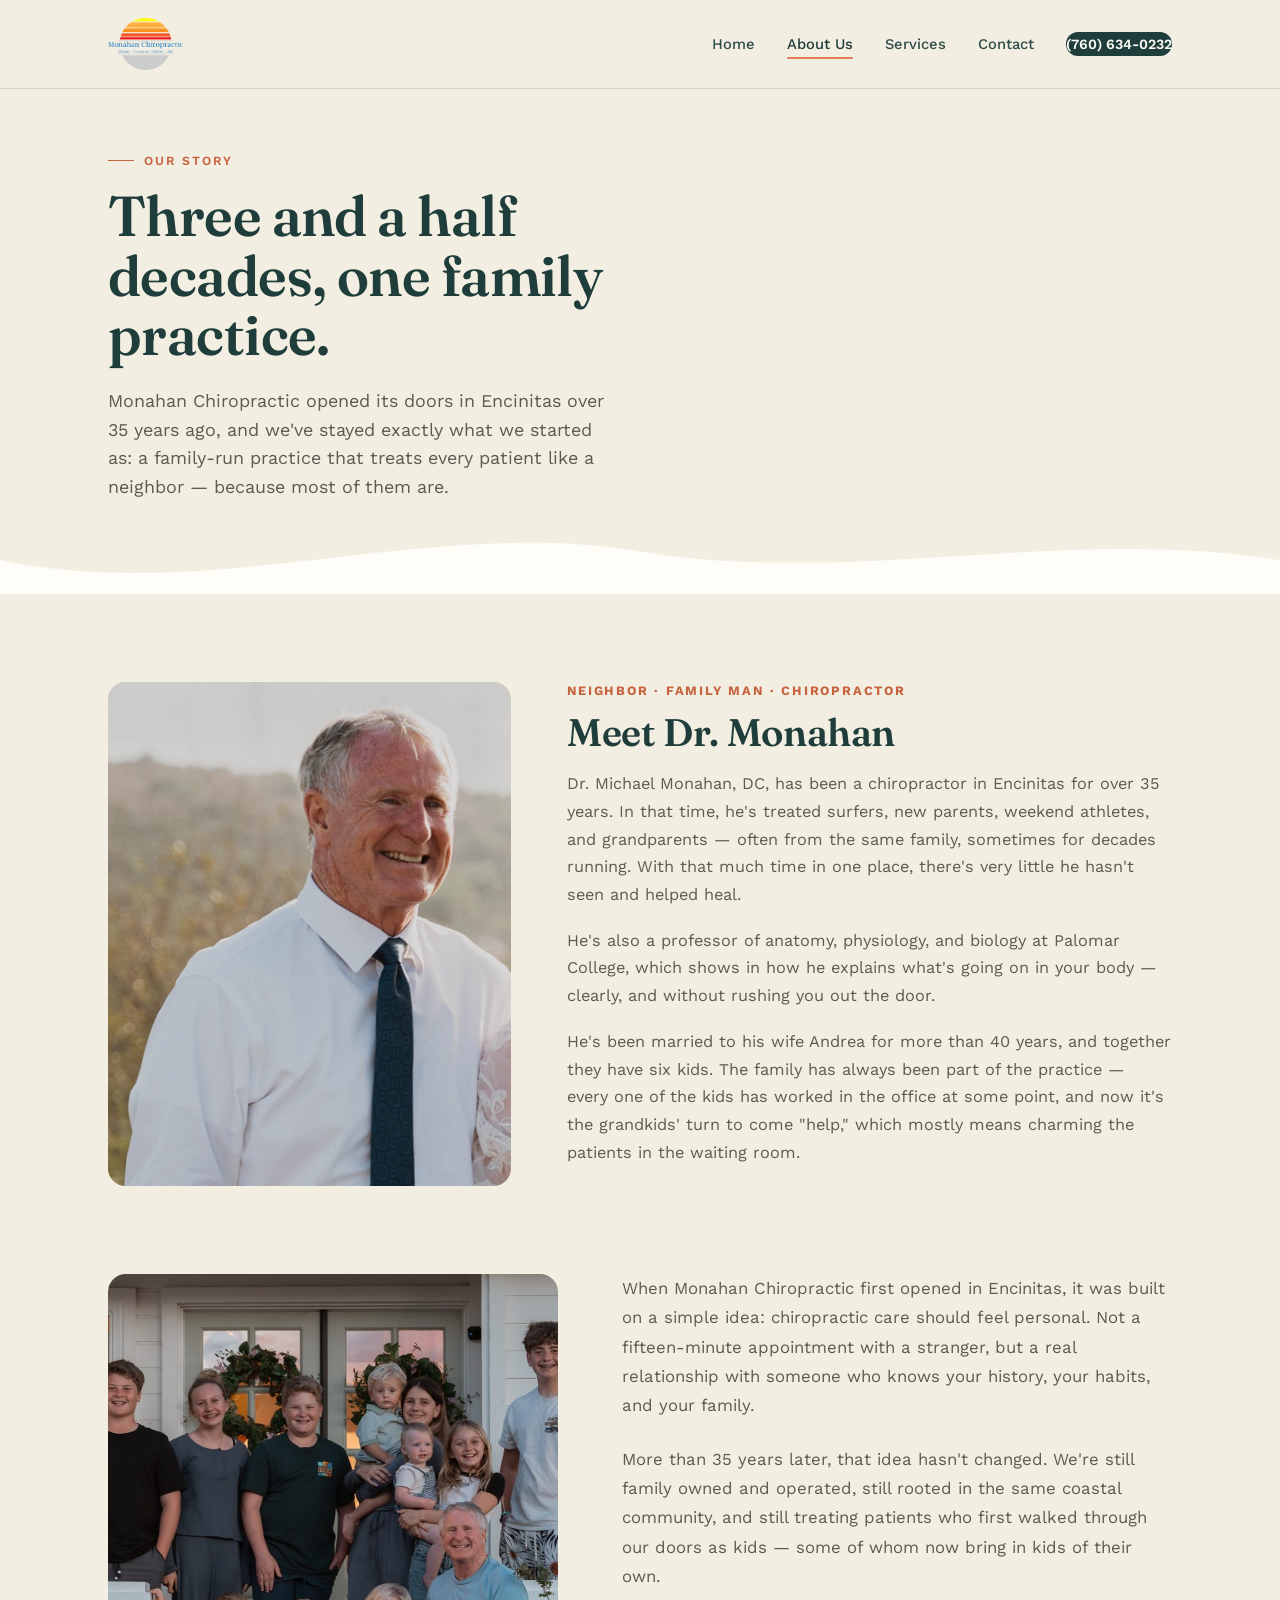
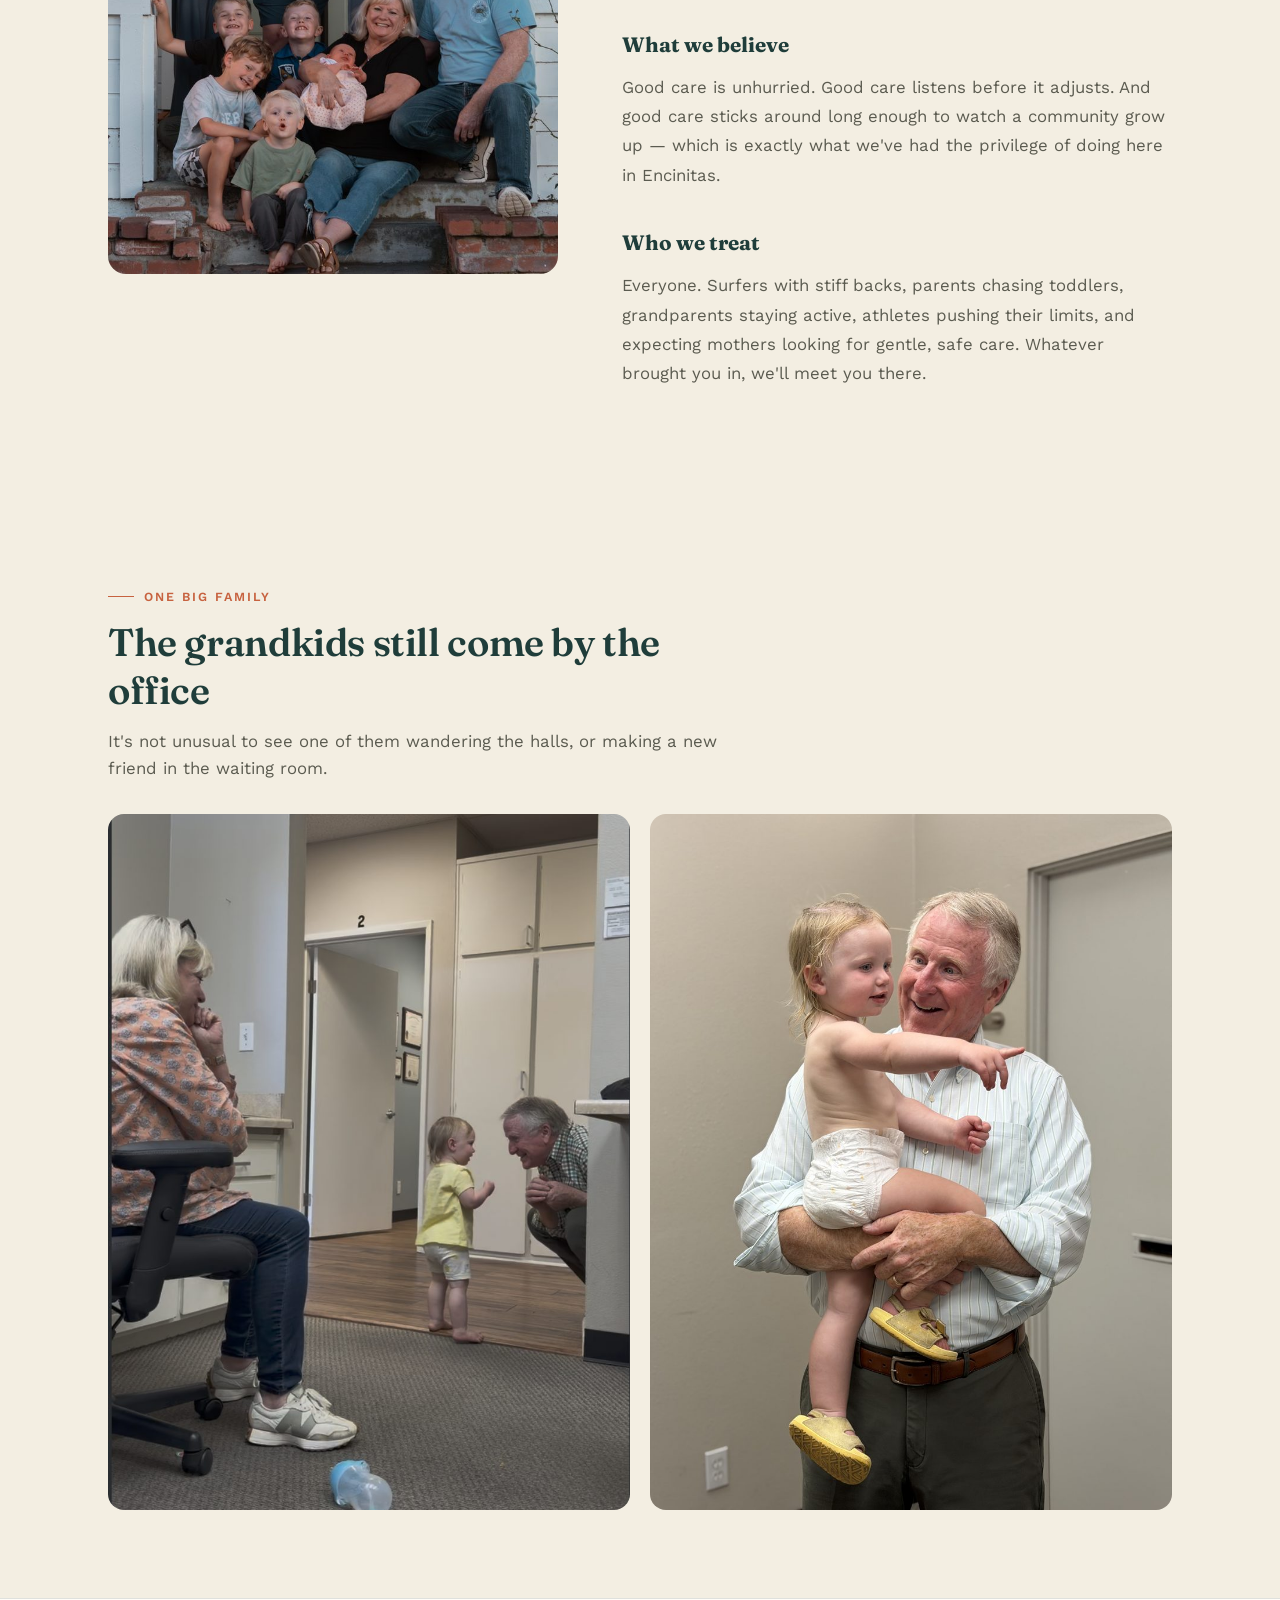
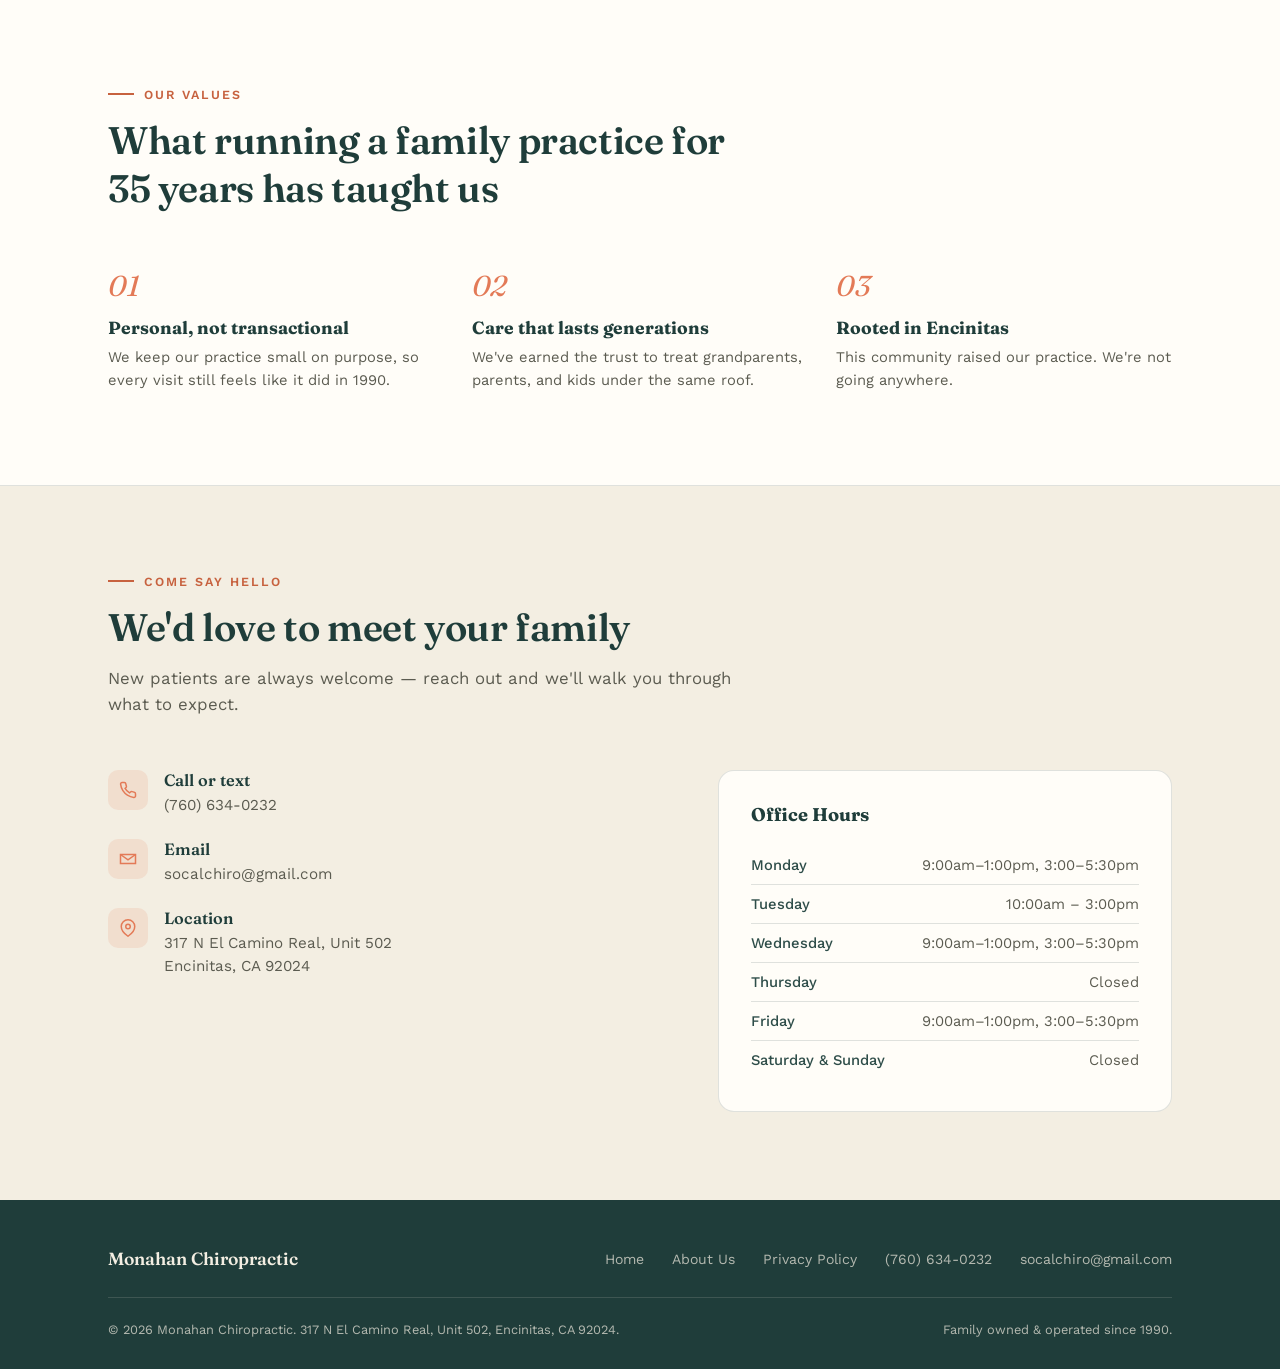
<file: about.html>
<!doctype html>
<html lang="en">
<head>
<meta charset="UTF-8">
<meta name="viewport" content="width=device-width, initial-scale=1.0">
<title>About Us — Monahan Chiropractic, Encinitas CA</title>
<meta name="description" content="Learn about Monahan Chiropractic, a family-run practice that has served Encinitas, CA for over 35 years.">
<link rel="canonical" href="https://monahanchiropractic.com/about.html">

<meta property="og:type" content="website">
<meta property="og:site_name" content="Monahan Chiropractic">
<meta property="og:title" content="About Us — Monahan Chiropractic, Encinitas CA">
<meta property="og:description" content="Learn about Monahan Chiropractic, a family-run practice that has served Encinitas, CA for over 35 years.">
<meta property="og:url" content="https://monahanchiropractic.com/about.html">
<meta property="og:image" content="https://monahanchiropractic.com/images/dr-monahan-headshot.jpg">

<meta name="twitter:card" content="summary_large_image">
<meta name="twitter:title" content="About Us — Monahan Chiropractic, Encinitas CA">
<meta name="twitter:description" content="Learn about Monahan Chiropractic, a family-run practice that has served Encinitas, CA for over 35 years.">
<meta name="twitter:image" content="https://monahanchiropractic.com/images/dr-monahan-headshot.jpg">

<link rel="stylesheet" href="style.css">
</head>
<body>

<nav class="nav">
  <div class="nav-inner">
    <a href="index.html" class="brand"><img src="images/logo.png" alt="Monahan Chiropractic — Better Function Better Life"></a>
    <div class="nav-links" id="navLinks">
      <a href="index.html">Home</a>
      <a href="about.html" class="current">About Us</a>
      <a href="index.html#services">Services</a>
      <a href="index.html#contact">Contact</a>
      <a href="tel:7606340232" class="nav-cta">(760) 634-0232</a>
    </div>
    <button class="nav-toggle" id="navToggle" aria-label="Toggle menu">
      <span></span><span></span><span></span>
    </button>
  </div>
</nav>

<header class="hero about-hero">
  <div class="wrap">
    <div class="eyebrow">Our story</div>
    <h1>Three and a half decades, one family practice.</h1>
    <p class="lede">Monahan Chiropractic opened its doors in Encinitas over 35 years ago, and we've stayed exactly what we started as: a family-run practice that treats every patient like a neighbor — because most of them are.</p>
  </div>
  <svg class="hero-wave" viewBox="0 0 1440 100" preserveAspectRatio="none" xmlns="http://www.w3.org/2000/svg">
    <path d="M0,60 C 240,110 480,10 720,50 C 960,90 1200,20 1440,60 L1440,100 L0,100 Z" fill="#FFFDF8"/>
  </svg>
</header>

<section style="padding-bottom:0;">
  <div class="wrap bio-grid">
    <div class="bio-portrait">
      <img src="images/dr-monahan-headshot.jpg" alt="Dr. Monahan">
    </div>
    <div class="bio-text">
      <div class="bio-tagline">Neighbor · Family Man · Chiropractor</div>
      <h2>Meet Dr. Monahan</h2>
      <p>Dr. Michael Monahan, DC, has been a chiropractor in Encinitas for over 35 years. In that time, he's treated surfers, new parents, weekend athletes, and grandparents — often from the same family, sometimes for decades running. With that much time in one place, there's very little he hasn't seen and helped heal.</p>
      <p>He's also a professor of anatomy, physiology, and biology at Palomar College, which shows in how he explains what's going on in your body — clearly, and without rushing you out the door.</p>
      <p>He's been married to his wife Andrea for more than 40 years, and together they have six kids. The family has always been part of the practice — every one of the kids has worked in the office at some point, and now it's the grandkids' turn to come "help," which mostly means charming the patients in the waiting room.</p>
    </div>
  </div>
</section>

<section>
  <div class="wrap story-grid">
    <div class="story-portrait">
      <img src="images/family-porch.jpg" alt="Dr. Monahan with his family">
    </div>
    <div class="story-text">
      <p>When Monahan Chiropractic first opened in Encinitas, it was built on a simple idea: chiropractic care should feel personal. Not a fifteen-minute appointment with a stranger, but a real relationship with someone who knows your history, your habits, and your family.</p>
      <p>More than 35 years later, that idea hasn't changed. We're still family owned and operated, still rooted in the same coastal community, and still treating patients who first walked through our doors as kids — some of whom now bring in kids of their own.</p>

      <h3>What we believe</h3>
      <p>Good care is unhurried. Good care listens before it adjusts. And good care sticks around long enough to watch a community grow up — which is exactly what we've had the privilege of doing here in Encinitas.</p>

      <h3>Who we treat</h3>
      <p>Everyone. Surfers with stiff backs, parents chasing toddlers, grandparents staying active, athletes pushing their limits, and expecting mothers looking for gentle, safe care. Whatever brought you in, we'll meet you there.</p>
    </div>
  </div>
</section>

<section>
  <div class="wrap">
    <div class="section-head" style="margin-bottom:32px;">
      <div class="eyebrow">One big family</div>
      <h2>The grandkids still come by the office</h2>
      <p>It's not unusual to see one of them wandering the halls, or making a new friend in the waiting room.</p>
    </div>
    <div class="gallery-grid">
      <img src="images/office-grandkid-1.jpg" alt="Dr. Monahan with his grandchild at the office">
      <img src="images/office-grandkid-2.jpg" alt="Dr. Monahan holding his grandchild at the office">
    </div>
  </div>
</section>

<section style="background:var(--paper); border-top:1px solid var(--line); border-bottom:1px solid var(--line);">
  <div class="wrap">
    <div class="section-head">
      <div class="eyebrow">Our values</div>
      <h2>What running a family practice for 35 years has taught us</h2>
    </div>
    <div class="values-grid">
      <div class="value-card">
        <span class="mark">01</span>
        <h4>Personal, not transactional</h4>
        <p>We keep our practice small on purpose, so every visit still feels like it did in 1990.</p>
      </div>
      <div class="value-card">
        <span class="mark">02</span>
        <h4>Care that lasts generations</h4>
        <p>We've earned the trust to treat grandparents, parents, and kids under the same roof.</p>
      </div>
      <div class="value-card">
        <span class="mark">03</span>
        <h4>Rooted in Encinitas</h4>
        <p>This community raised our practice. We're not going anywhere.</p>
      </div>
    </div>
  </div>
</section>

<section id="contact">
  <div class="wrap">
    <div class="section-head">
      <div class="eyebrow">Come say hello</div>
      <h2>We'd love to meet your family</h2>
      <p>New patients are always welcome — reach out and we'll walk you through what to expect.</p>
    </div>
    <div class="contact-grid">
      <div class="info-list">
        <div class="info-item">
          <div class="info-icon">
            <svg width="18" height="18" viewBox="0 0 24 24" fill="none" stroke="#E37A57" stroke-width="2"><path d="M22 16.92v3a2 2 0 0 1-2.18 2 19.79 19.79 0 0 1-8.63-3.07 19.5 19.5 0 0 1-6-6 19.79 19.79 0 0 1-3.07-8.67A2 2 0 0 1 4.11 2h3a2 2 0 0 1 2 1.72c.127.96.361 1.903.7 2.81a2 2 0 0 1-.45 2.11L8.09 9.91a16 16 0 0 0 6 6l1.27-1.27a2 2 0 0 1 2.11-.45c.907.339 1.85.573 2.81.7A2 2 0 0 1 22 16.92z"/></svg>
          </div>
          <div>
            <h4>Call or text</h4>
            <a href="tel:7606340232">(760) 634-0232</a>
          </div>
        </div>
        <div class="info-item">
          <div class="info-icon">
            <svg width="18" height="18" viewBox="0 0 24 24" fill="none" stroke="#E37A57" stroke-width="2"><path d="M4 4h16v16H4z" stroke="none"/><path d="M22 6l-10 7L2 6"/><path d="M2 6h20v12H2z"/></svg>
          </div>
          <div>
            <h4>Email</h4>
            <a href="mailto:socalchiro@gmail.com">socalchiro@gmail.com</a>
          </div>
        </div>
        <div class="info-item">
          <div class="info-icon">
            <svg width="18" height="18" viewBox="0 0 24 24" fill="none" stroke="#E37A57" stroke-width="2"><path d="M21 10c0 7-9 13-9 13s-9-6-9-13a9 9 0 0 1 18 0z"/><circle cx="12" cy="10" r="3"/></svg>
          </div>
          <div>
            <h4>Location</h4>
            <a href="https://www.google.com/maps/place/?q=place_id:ChIJq5t92Y4L3IARIdPpQ8fkts4" target="_blank" rel="noopener">317 N El Camino Real, Unit 502<br>Encinitas, CA 92024</a>
          </div>
        </div>
      </div>
      <div class="hours-card">
        <h3>Office Hours</h3>
        <div class="hours-row"><span class="day">Monday</span><span class="time">9:00am–1:00pm, 3:00–5:30pm</span></div>
        <div class="hours-row"><span class="day">Tuesday</span><span class="time">10:00am – 3:00pm</span></div>
        <div class="hours-row"><span class="day">Wednesday</span><span class="time">9:00am–1:00pm, 3:00–5:30pm</span></div>
        <div class="hours-row"><span class="day">Thursday</span><span class="time">Closed</span></div>
        <div class="hours-row"><span class="day">Friday</span><span class="time">9:00am–1:00pm, 3:00–5:30pm</span></div>
        <div class="hours-row"><span class="day">Saturday &amp; Sunday</span><span class="time">Closed</span></div>
      </div>
    </div>
  </div>
</section>

<footer>
  <div class="wrap">
    <div class="footer-inner">
      <div class="footer-brand">Monahan Chiropractic</div>
      <div class="footer-links">
        <a href="index.html">Home</a>
        <a href="about.html">About Us</a>
        <a href="privacy.html">Privacy Policy</a>
        <a href="tel:7606340232">(760) 634-0232</a>
        <a href="mailto:socalchiro@gmail.com">socalchiro@gmail.com</a>
      </div>
    </div>
    <div class="footer-bottom">
      <span>© 2026 Monahan Chiropractic. 317 N El Camino Real, Unit 502, Encinitas, CA 92024.</span>
      <span>Family owned &amp; operated since 1990.</span>
    </div>
  </div>
</footer>

<script type="application/ld+json">
{
  "@context": "https://schema.org",
  "@type": "Physician",
  "@id": "https://monahanchiropractic.com/about.html#practitioner",
  "name": "Dr. Michael Monahan",
  "honorificSuffix": "DC",
  "jobTitle": "Chiropractor",
  "medicalSpecialty": "Chiropractic",
  "worksFor": {
    "@id": "https://monahanchiropractic.com/#business"
  },
  "affiliation": {
    "@type": "CollegeOrUniversity",
    "name": "Palomar College"
  },
  "url": "https://monahanchiropractic.com/about.html",
  "image": "https://monahanchiropractic.com/images/dr-monahan-headshot.jpg"
}
</script>
<script src="script.js"></script>
</body>
</html>
</file>
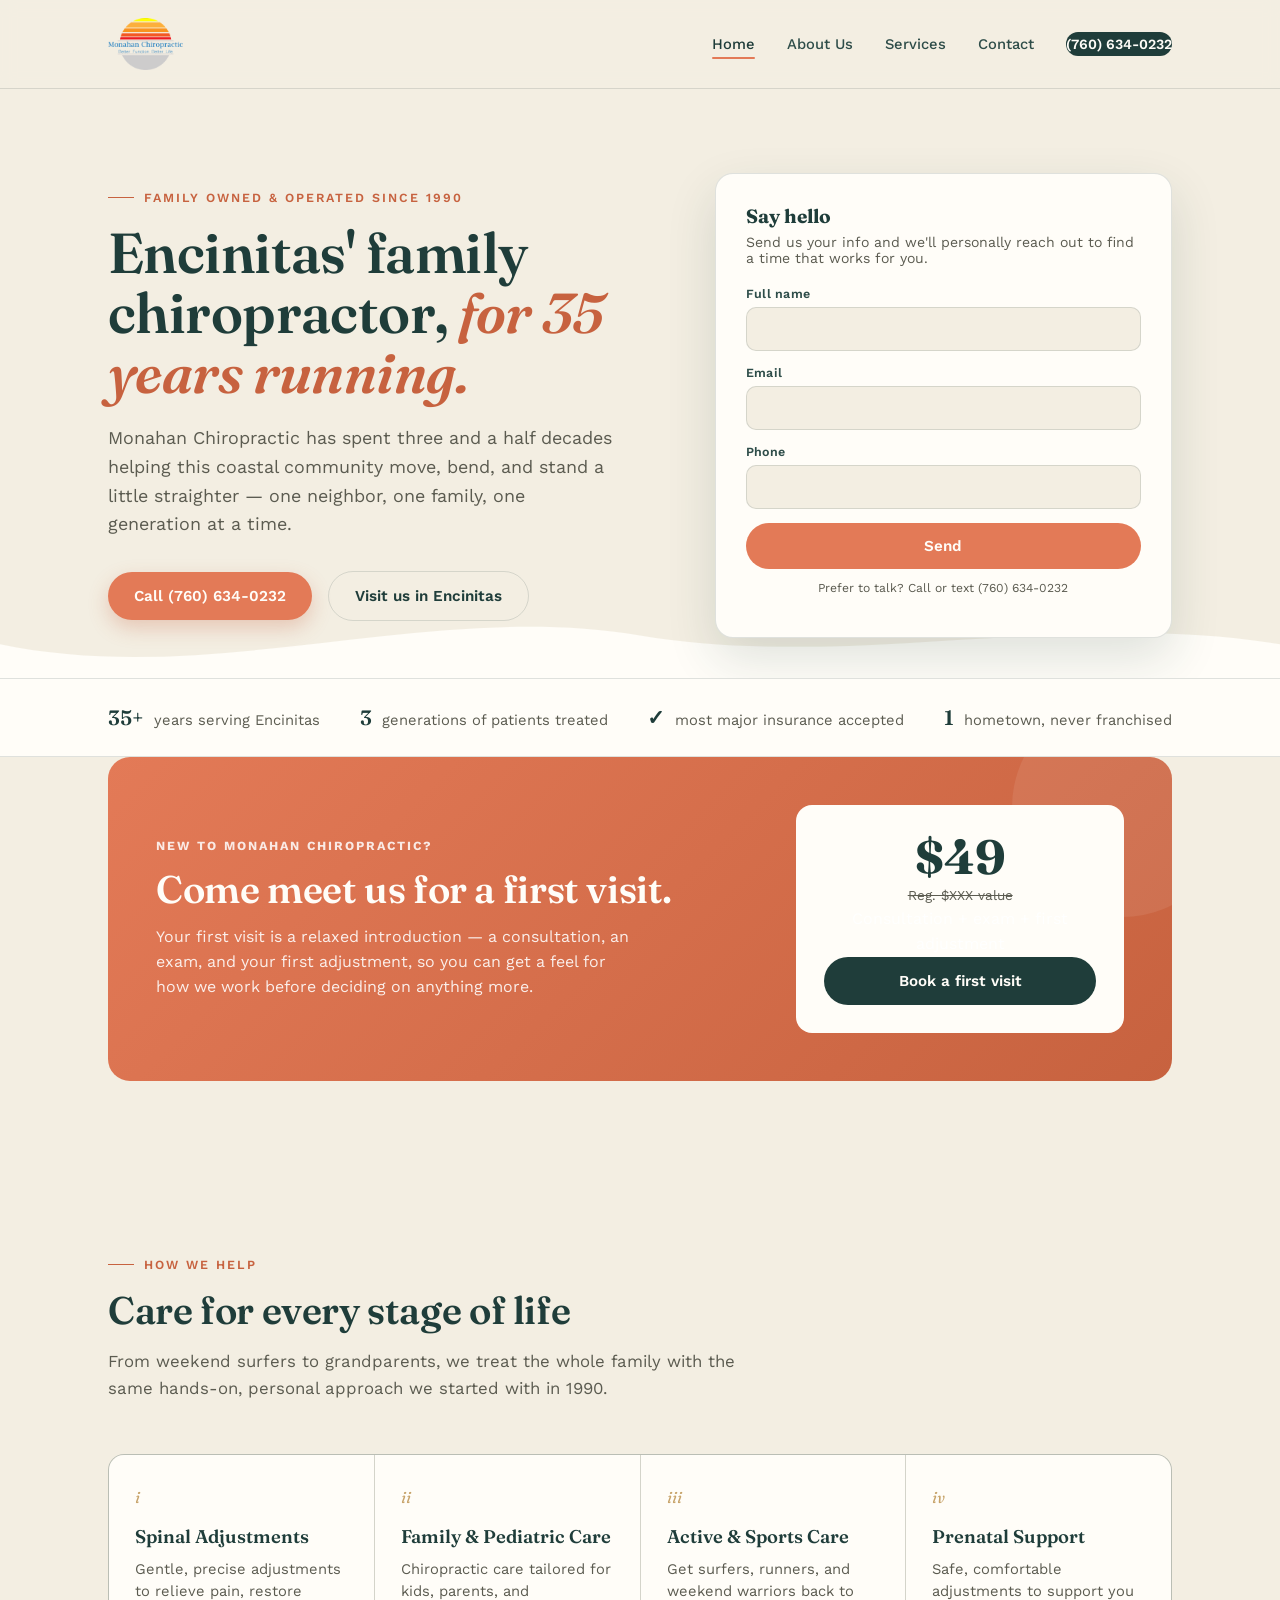
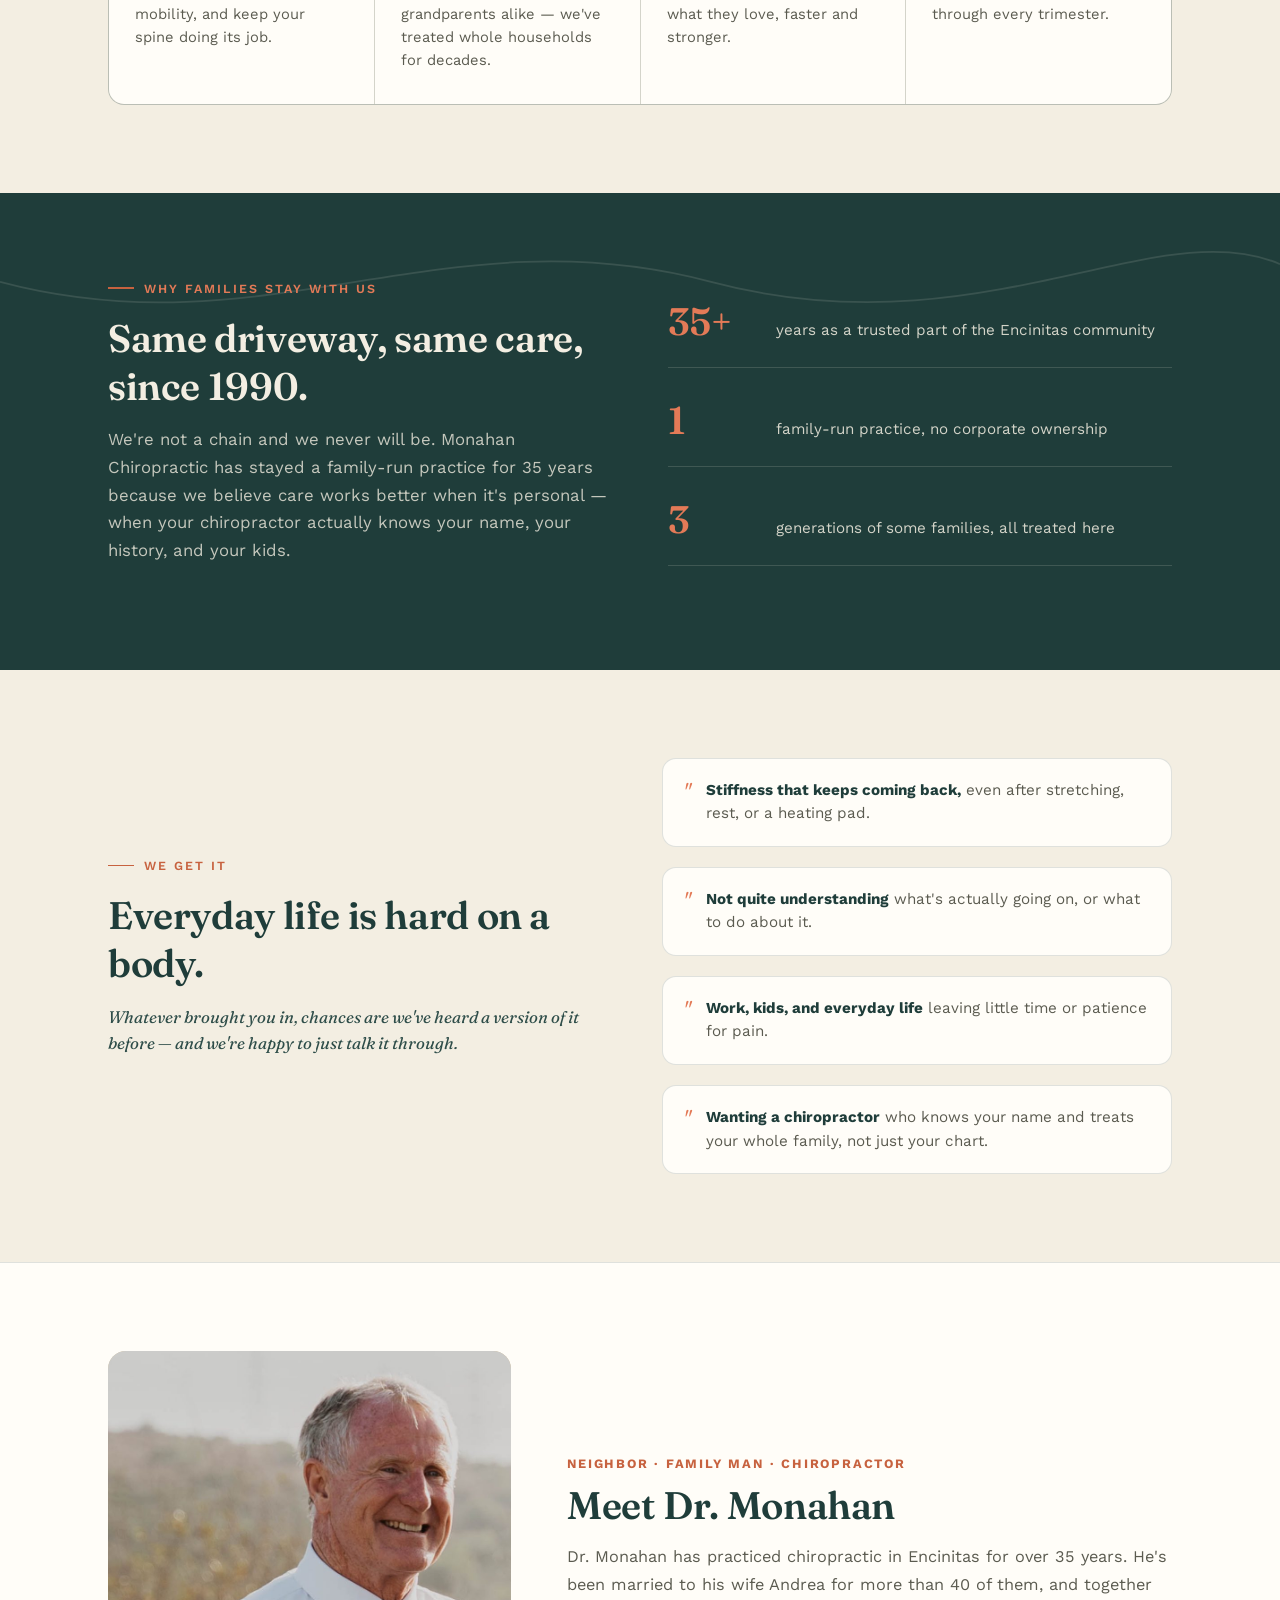
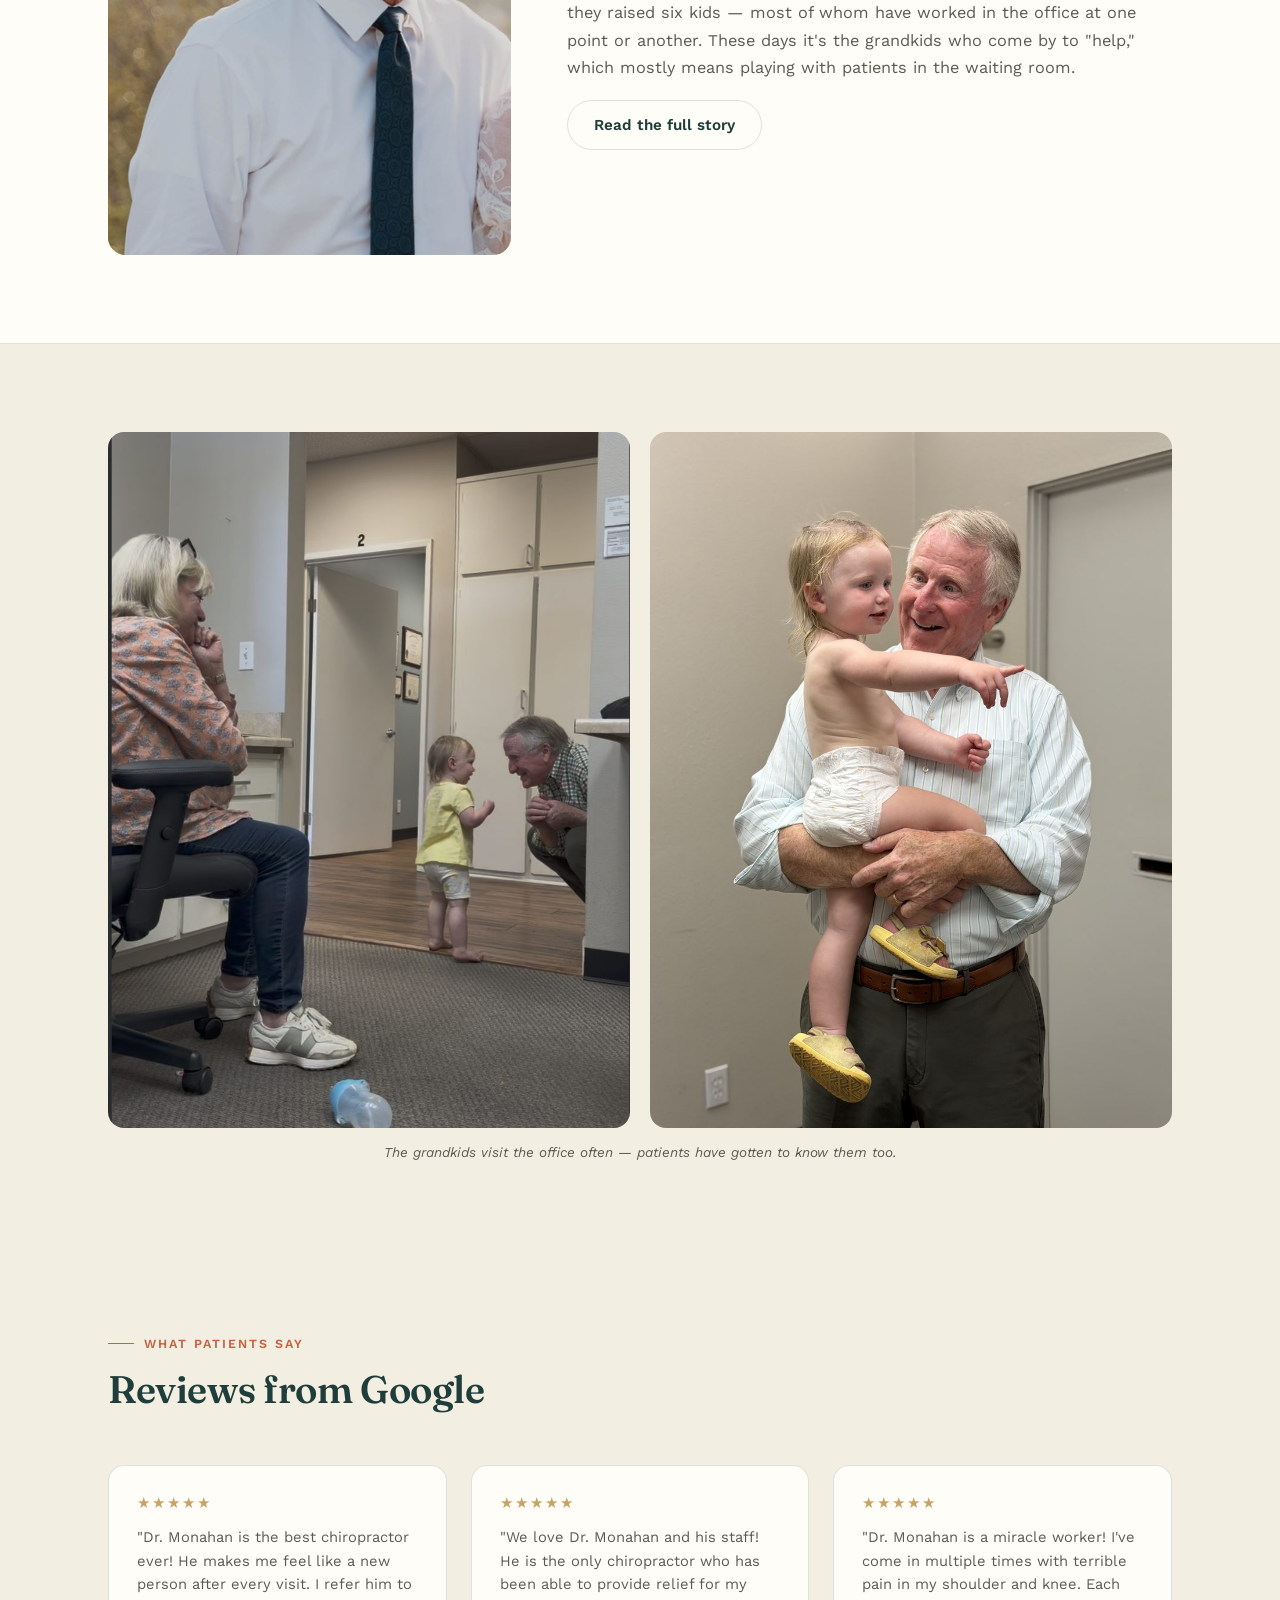
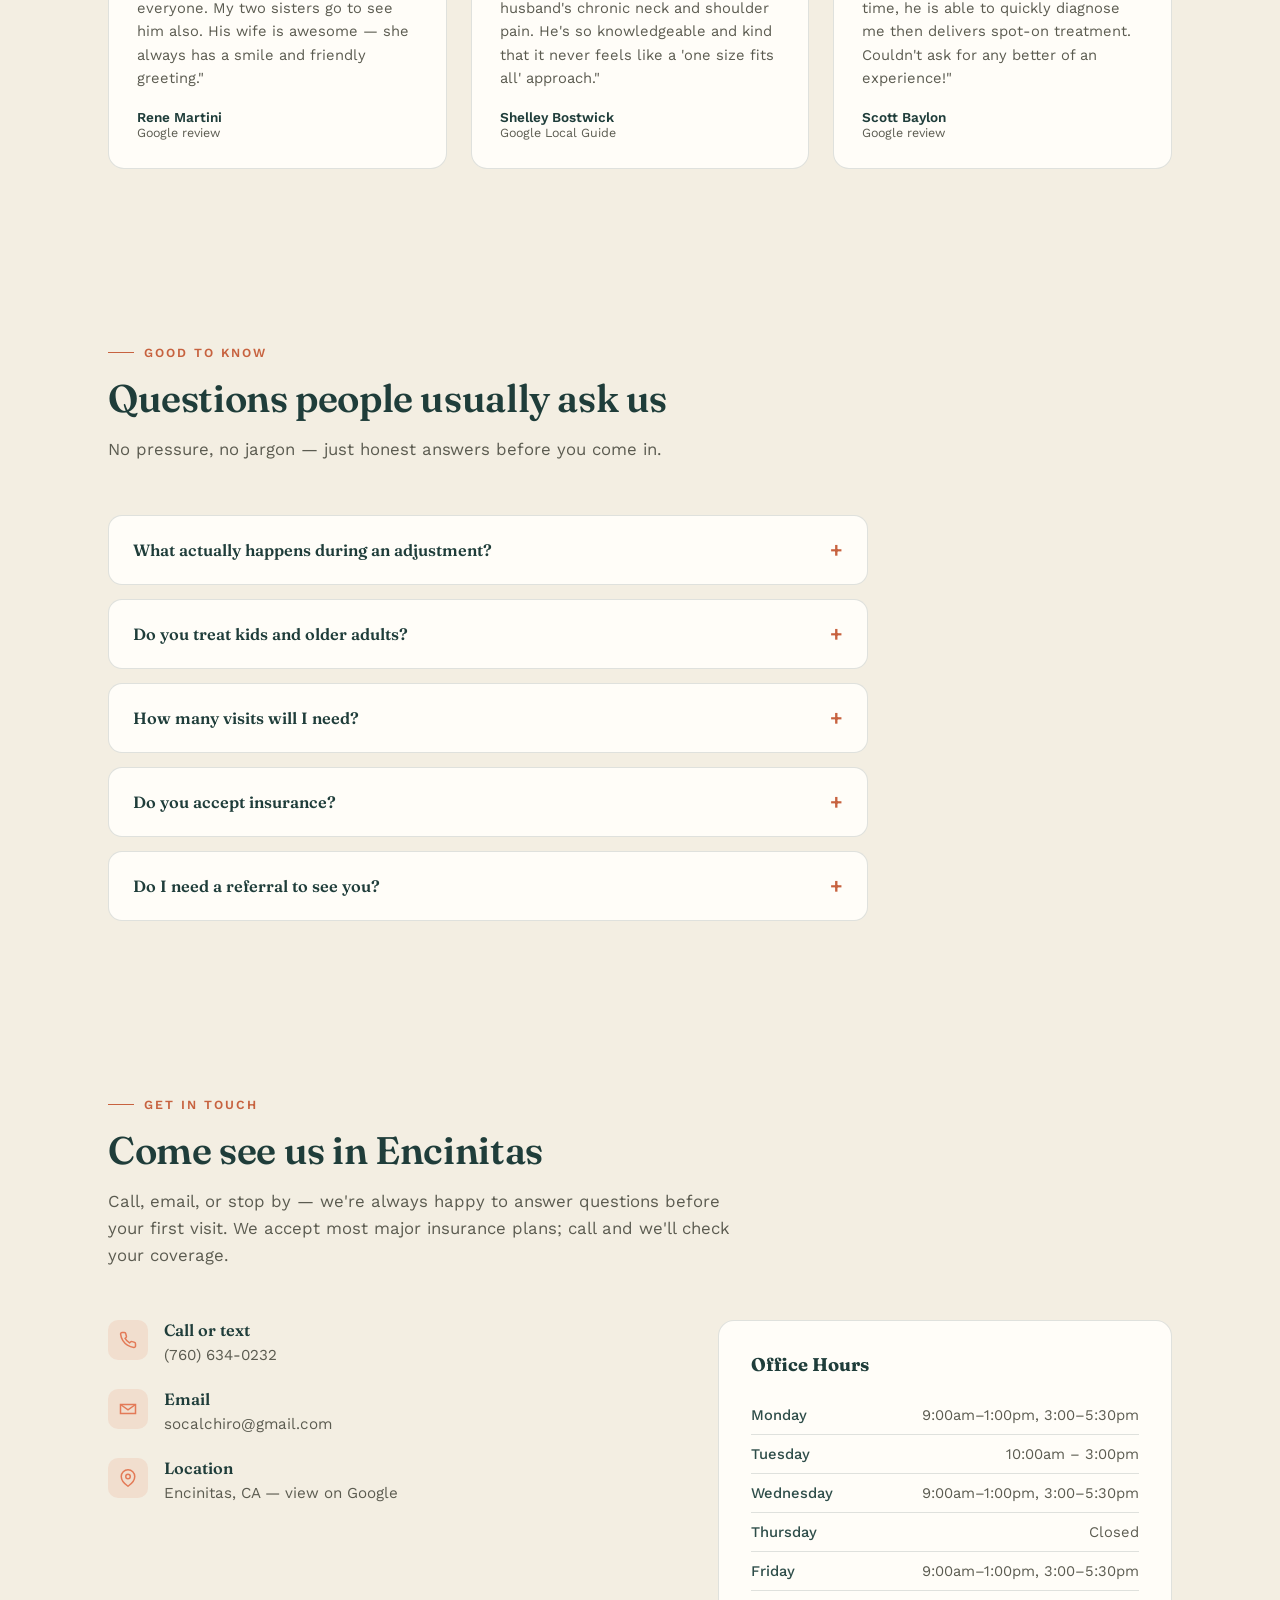
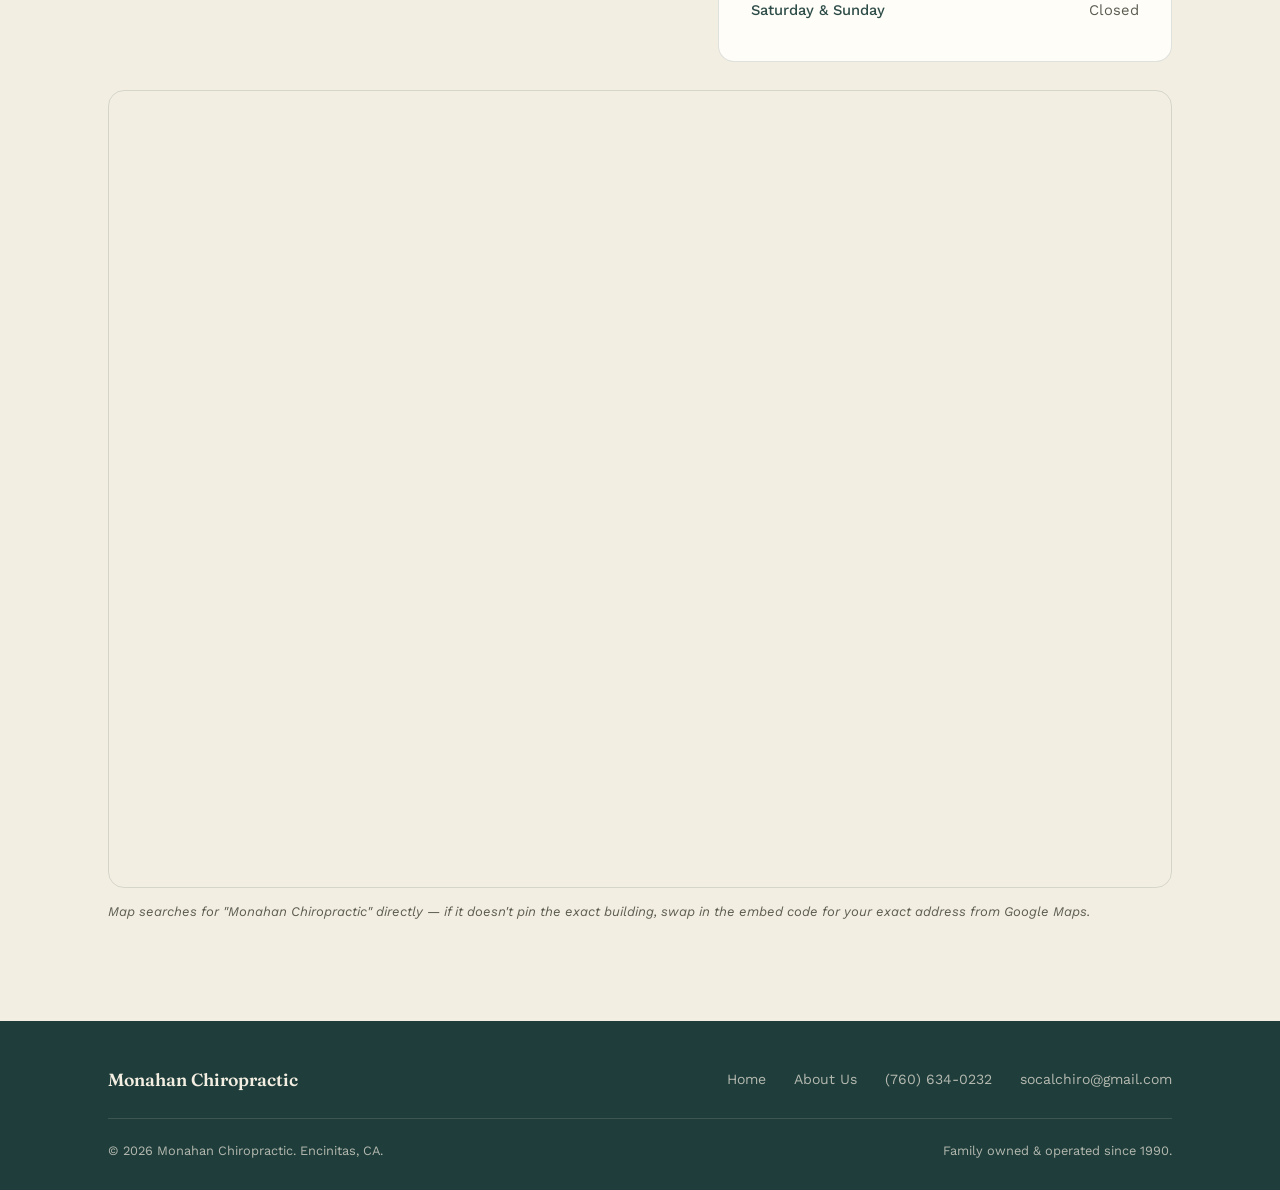
<file: index (1).html>
<!doctype html>
<html lang="en">
<head>
<meta charset="UTF-8">
<meta name="viewport" content="width=device-width, initial-scale=1.0">
<title>Monahan Chiropractic — Family Chiropractic Care in Encinitas, CA</title>
<meta name="description" content="Monahan Chiropractic has been Encinitas' family-run chiropractic practice for over 35 years. Gentle, experienced care for every generation.">
<link rel="stylesheet" href="style.css">
</head>
<body>

<nav class="nav">
  <div class="nav-inner">
    <a href="index.html" class="brand"><img src="images/logo.png" alt="Monahan Chiropractic — Better Function Better Life"></a>
    <div class="nav-links" id="navLinks">
      <a href="index.html" class="current">Home</a>
      <a href="about.html">About Us</a>
      <a href="index.html#services">Services</a>
      <a href="index.html#contact">Contact</a>
      <a href="tel:7606340232" class="nav-cta">(760) 634-0232</a>
    </div>
    <button class="nav-toggle" id="navToggle" aria-label="Toggle menu">
      <span></span><span></span><span></span>
    </button>
  </div>
</nav>

<header class="hero">
  <div class="wrap hero-inner">
    <div>
      <div class="eyebrow">Family owned &amp; operated since 1990</div>
      <h1>Encinitas' family chiropractor, <em>for 35 years running.</em></h1>
      <p class="lede">Monahan Chiropractic has spent three and a half decades helping this coastal community move, bend, and stand a little straighter — one neighbor, one family, one generation at a time.</p>
      <div class="cta-row">
        <a href="tel:7606340232" class="btn btn-primary">Call (760) 634-0232</a>
        <a href="#contact" class="btn btn-ghost">Visit us in Encinitas</a>
      </div>
    </div>
    <div class="lead-card">
      <h3>Say hello</h3>
      <p class="sub">Send us your info and we'll personally reach out to find a time that works for you.</p>
      <form id="leadForm">
        <div class="lead-field">
          <label for="fullName">Full name</label>
          <input type="text" id="fullName" name="fullName" required>
        </div>
        <div class="lead-field">
          <label for="email">Email</label>
          <input type="email" id="email" name="email" required>
        </div>
        <div class="lead-field">
          <label for="phone">Phone</label>
          <input type="tel" id="phone" name="phone" required>
        </div>
        <button type="submit" class="lead-submit">Send</button>
      </form>
      <p class="lead-note">Prefer to talk? Call or text (760) 634-0232</p>
    </div>
  </div>

  <svg class="hero-wave" viewBox="0 0 1440 100" preserveAspectRatio="none" xmlns="http://www.w3.org/2000/svg">
    <path d="M0,60 C 240,110 480,10 720,50 C 960,90 1200,20 1440,60 L1440,100 L0,100 Z" fill="#FFFDF8"/>
  </svg>
</header>

<div class="trust">
  <div class="wrap trust-inner">
    <div class="trust-item"><strong>35+</strong> years serving Encinitas</div>
    <div class="trust-item"><strong>3</strong> generations of patients treated</div>
    <div class="trust-item"><strong>✓</strong> most major insurance accepted</div>
    <div class="trust-item"><strong>1</strong> hometown, never franchised</div>
  </div>
</div>

<section style="padding-top:0;">
  <div class="wrap">
    <div class="offer">
      <div>
        <div class="offer-eyebrow">New to Monahan Chiropractic?</div>
        <h2>Come meet us for a first visit.</h2>
        <p>Your first visit is a relaxed introduction — a consultation, an exam, and your first adjustment, so you can get a feel for how we work before deciding on anything more.</p>
      </div>
      <div class="offer-price-card">
        <div class="offer-price">$49</div>
        <div class="offer-was">Reg. $XXX value</div>
        <p class="offer-desc">Consultation + exam + first adjustment</p>
        <a href="tel:7606340232" class="btn btn-primary">Book a first visit</a>
      </div>
    </div>
  </div>
</section>

<section id="services">
  <div class="wrap">
    <div class="section-head">
      <div class="eyebrow">How we help</div>
      <h2>Care for every stage of life</h2>
      <p>From weekend surfers to grandparents, we treat the whole family with the same hands-on, personal approach we started with in 1990.</p>
    </div>
    <div class="services-grid">
      <div class="service-card">
        <span class="service-num">i</span>
        <h3>Spinal Adjustments</h3>
        <p>Gentle, precise adjustments to relieve pain, restore mobility, and keep your spine doing its job.</p>
      </div>
      <div class="service-card">
        <span class="service-num">ii</span>
        <h3>Family &amp; Pediatric Care</h3>
        <p>Chiropractic care tailored for kids, parents, and grandparents alike — we've treated whole households for decades.</p>
      </div>
      <div class="service-card">
        <span class="service-num">iii</span>
        <h3>Active &amp; Sports Care</h3>
        <p>Get surfers, runners, and weekend warriors back to what they love, faster and stronger.</p>
      </div>
      <div class="service-card">
        <span class="service-num">iv</span>
        <h3>Prenatal Support</h3>
        <p>Safe, comfortable adjustments to support you through every trimester.</p>
      </div>
    </div>
  </div>
</section>

<section class="band">
  <svg class="band-wave" viewBox="0 0 1440 200" preserveAspectRatio="none" xmlns="http://www.w3.org/2000/svg">
    <path d="M0,100 C 300,180 500,20 800,100 C 1100,180 1300,20 1440,80" fill="none" stroke="#F3EEE2" stroke-width="2"/>
  </svg>
  <div class="wrap band-grid">
    <div>
      <div class="eyebrow" style="color:#E37A57">Why families stay with us</div>
      <h2>Same driveway, same care, since 1990.</h2>
      <p>We're not a chain and we never will be. Monahan Chiropractic has stayed a family-run practice for 35 years because we believe care works better when it's personal — when your chiropractor actually knows your name, your history, and your kids.</p>
    </div>
    <div class="stat-list">
      <div class="stat-row">
        <span class="num">35+</span>
        <span class="label">years as a trusted part of the Encinitas community</span>
      </div>
      <div class="stat-row">
        <span class="num">1</span>
        <span class="label">family-run practice, no corporate ownership</span>
      </div>
      <div class="stat-row">
        <span class="num">3</span>
        <span class="label">generations of some families, all treated here</span>
      </div>
    </div>
  </div>
</section>

<section>
  <div class="wrap pain-grid">
    <div>
      <div class="eyebrow">We get it</div>
      <h2>Everyday life is hard on a body.</h2>
      <p class="pain-close">Whatever brought you in, chances are we've heard a version of it before — and we're happy to just talk it through.</p>
    </div>
    <div class="pain-list">
      <div class="pain-item">
        <span class="mark">"</span>
        <p><strong>Stiffness that keeps coming back,</strong> even after stretching, rest, or a heating pad.</p>
      </div>
      <div class="pain-item">
        <span class="mark">"</span>
        <p><strong>Not quite understanding</strong> what's actually going on, or what to do about it.</p>
      </div>
      <div class="pain-item">
        <span class="mark">"</span>
        <p><strong>Work, kids, and everyday life</strong> leaving little time or patience for pain.</p>
      </div>
      <div class="pain-item">
        <span class="mark">"</span>
        <p><strong>Wanting a chiropractor</strong> who knows your name and treats your whole family, not just your chart.</p>
      </div>
    </div>
  </div>
</section>

<section style="background:var(--paper); border-top:1px solid var(--line); border-bottom:1px solid var(--line);">
  <div class="wrap bio-grid">
    <div class="bio-portrait">
      <img src="images/dr-monahan-headshot.jpg" alt="Dr. Monahan">
    </div>
    <div class="bio-text">
      <div class="bio-tagline">Neighbor · Family Man · Chiropractor</div>
      <h2>Meet Dr. Monahan</h2>
      <p>Dr. Monahan has practiced chiropractic in Encinitas for over 35 years. He's been married to his wife Andrea for more than 40 of them, and together they raised six kids — most of whom have worked in the office at one point or another. These days it's the grandkids who come by to "help," which mostly means playing with patients in the waiting room.</p>
      <a href="about.html" class="btn btn-ghost">Read the full story</a>
    </div>
  </div>
</section>

<section>
  <div class="wrap gallery-grid">
    <img src="images/office-grandkid-1.jpg" alt="Dr. Monahan with his grandchild at the office">
    <img src="images/office-grandkid-2.jpg" alt="Dr. Monahan holding his grandchild at the office">
  </div>
  <p class="gallery-caption wrap">The grandkids visit the office often — patients have gotten to know them too.</p>
</section>

<section>
  <div class="wrap">
    <div class="section-head">
      <div class="eyebrow">What patients say</div>
      <h2>Reviews from Google</h2>
    </div>
    <div class="review-grid">
      <div class="review-card">
        <div class="review-stars">★★★★★</div>
        <p>"Dr. Monahan is the best chiropractor ever! He makes me feel like a new person after every visit. I refer him to everyone. My two sisters go to see him also. His wife is awesome — she always has a smile and friendly greeting."</p>
        <div class="review-author">Rene Martini</div>
        <div class="review-source">Google review</div>
      </div>
      <div class="review-card">
        <div class="review-stars">★★★★★</div>
        <p>"We love Dr. Monahan and his staff! He is the only chiropractor who has been able to provide relief for my husband's chronic neck and shoulder pain. He's so knowledgeable and kind that it never feels like a 'one size fits all' approach."</p>
        <div class="review-author">Shelley Bostwick</div>
        <div class="review-source">Google Local Guide</div>
      </div>
      <div class="review-card">
        <div class="review-stars">★★★★★</div>
        <p>"Dr. Monahan is a miracle worker! I've come in multiple times with terrible pain in my shoulder and knee. Each time, he is able to quickly diagnose me then delivers spot-on treatment. Couldn't ask for any better of an experience!"</p>
        <div class="review-author">Scott Baylon</div>
        <div class="review-source">Google review</div>
      </div>
    </div>
  </div>
</section>

<section>
  <div class="wrap">
    <div class="section-head">
      <div class="eyebrow">Good to know</div>
      <h2>Questions people usually ask us</h2>
      <p>No pressure, no jargon — just honest answers before you come in.</p>
    </div>
    <div class="faq-list">
      <details class="faq-item">
        <summary>What actually happens during an adjustment?</summary>
        <p>We use gentle, hands-on techniques to help restore normal movement to joints in your spine and elsewhere. Most patients feel looser and more mobile right after — some notice it takes a visit or two to feel the full effect.</p>
      </details>
      <details class="faq-item">
        <summary>Do you treat kids and older adults?</summary>
        <p>Yes — we adjust our approach based on age and health, and we've cared for patients from toddlers to grandparents. It's one of the reasons whole families keep coming back.</p>
      </details>
      <details class="faq-item">
        <summary>How many visits will I need?</summary>
        <p>It depends on what's going on. Some people come in for a specific issue and feel better in a few visits; others prefer ongoing care to stay ahead of stiffness. We'll talk through what makes sense for you — no set package you're pushed into.</p>
      </details>
      <details class="faq-item">
        <summary>Do you accept insurance?</summary>
        <p>Yes, we accept most major insurance plans. Give us a call and we're happy to check your coverage before your first visit.</p>
      </details>
      <details class="faq-item">
        <summary>Do I need a referral to see you?</summary>
        <p>No referral needed. You can call or stop by directly, and we're happy to answer questions before you book anything.</p>
      </details>
    </div>
  </div>
</section>

<section id="contact">
  <div class="wrap">
    <div class="section-head">
      <div class="eyebrow">Get in touch</div>
      <h2>Come see us in Encinitas</h2>
      <p>Call, email, or stop by — we're always happy to answer questions before your first visit. We accept most major insurance plans; call and we'll check your coverage.</p>
    </div>
    <div class="contact-grid">
      <div class="info-list">
        <div class="info-item">
          <div class="info-icon">
            <svg width="18" height="18" viewBox="0 0 24 24" fill="none" stroke="#E37A57" stroke-width="2"><path d="M22 16.92v3a2 2 0 0 1-2.18 2 19.79 19.79 0 0 1-8.63-3.07 19.5 19.5 0 0 1-6-6 19.79 19.79 0 0 1-3.07-8.67A2 2 0 0 1 4.11 2h3a2 2 0 0 1 2 1.72c.127.96.361 1.903.7 2.81a2 2 0 0 1-.45 2.11L8.09 9.91a16 16 0 0 0 6 6l1.27-1.27a2 2 0 0 1 2.11-.45c.907.339 1.85.573 2.81.7A2 2 0 0 1 22 16.92z"/></svg>
          </div>
          <div>
            <h4>Call or text</h4>
            <a href="tel:7606340232">(760) 634-0232</a>
          </div>
        </div>
        <div class="info-item">
          <div class="info-icon">
            <svg width="18" height="18" viewBox="0 0 24 24" fill="none" stroke="#E37A57" stroke-width="2"><path d="M4 4h16v16H4z" stroke="none"/><path d="M22 6l-10 7L2 6"/><path d="M2 6h20v12H2z"/></svg>
          </div>
          <div>
            <h4>Email</h4>
            <a href="mailto:socalchiro@gmail.com">socalchiro@gmail.com</a>
          </div>
        </div>
        <div class="info-item">
          <div class="info-icon">
            <svg width="18" height="18" viewBox="0 0 24 24" fill="none" stroke="#E37A57" stroke-width="2"><path d="M21 10c0 7-9 13-9 13s-9-6-9-13a9 9 0 0 1 18 0z"/><circle cx="12" cy="10" r="3"/></svg>
          </div>
          <div>
            <h4>Location</h4>
            <a href="https://www.google.com/maps/search/?api=1&query=Monahan+Chiropractic+Encinitas+CA" target="_blank" rel="noopener">Encinitas, CA — view on Google</a>
          </div>
        </div>
      </div>
      <div class="hours-card">
        <h3>Office Hours</h3>
        <div class="hours-row"><span class="day">Monday</span><span class="time">9:00am–1:00pm, 3:00–5:30pm</span></div>
        <div class="hours-row"><span class="day">Tuesday</span><span class="time">10:00am – 3:00pm</span></div>
        <div class="hours-row"><span class="day">Wednesday</span><span class="time">9:00am–1:00pm, 3:00–5:30pm</span></div>
        <div class="hours-row"><span class="day">Thursday</span><span class="time">Closed</span></div>
        <div class="hours-row"><span class="day">Friday</span><span class="time">9:00am–1:00pm, 3:00–5:30pm</span></div>
        <div class="hours-row"><span class="day">Saturday &amp; Sunday</span><span class="time">Closed</span></div>
      </div>
    </div>
    <div class="map-embed" style="margin-top:28px;">
      <iframe src="https://www.google.com/maps?q=Monahan+Chiropractic+Encinitas+CA&output=embed" loading="lazy" title="Map to Monahan Chiropractic"></iframe>
    </div>
    <p class="note">Map searches for "Monahan Chiropractic" directly — if it doesn't pin the exact building, swap in the embed code for your exact address from Google Maps.</p>
  </div>
</section>

<footer>
  <div class="wrap">
    <div class="footer-inner">
      <div class="footer-brand">Monahan Chiropractic</div>
      <div class="footer-links">
        <a href="index.html">Home</a>
        <a href="about.html">About Us</a>
        <a href="tel:7606340232">(760) 634-0232</a>
        <a href="mailto:socalchiro@gmail.com">socalchiro@gmail.com</a>
      </div>
    </div>
    <div class="footer-bottom">
      <span>© 2026 Monahan Chiropractic. Encinitas, CA.</span>
      <span>Family owned &amp; operated since 1990.</span>
    </div>
  </div>
</footer>

<script src="script.js"></script>
</body>
</html>
</file>
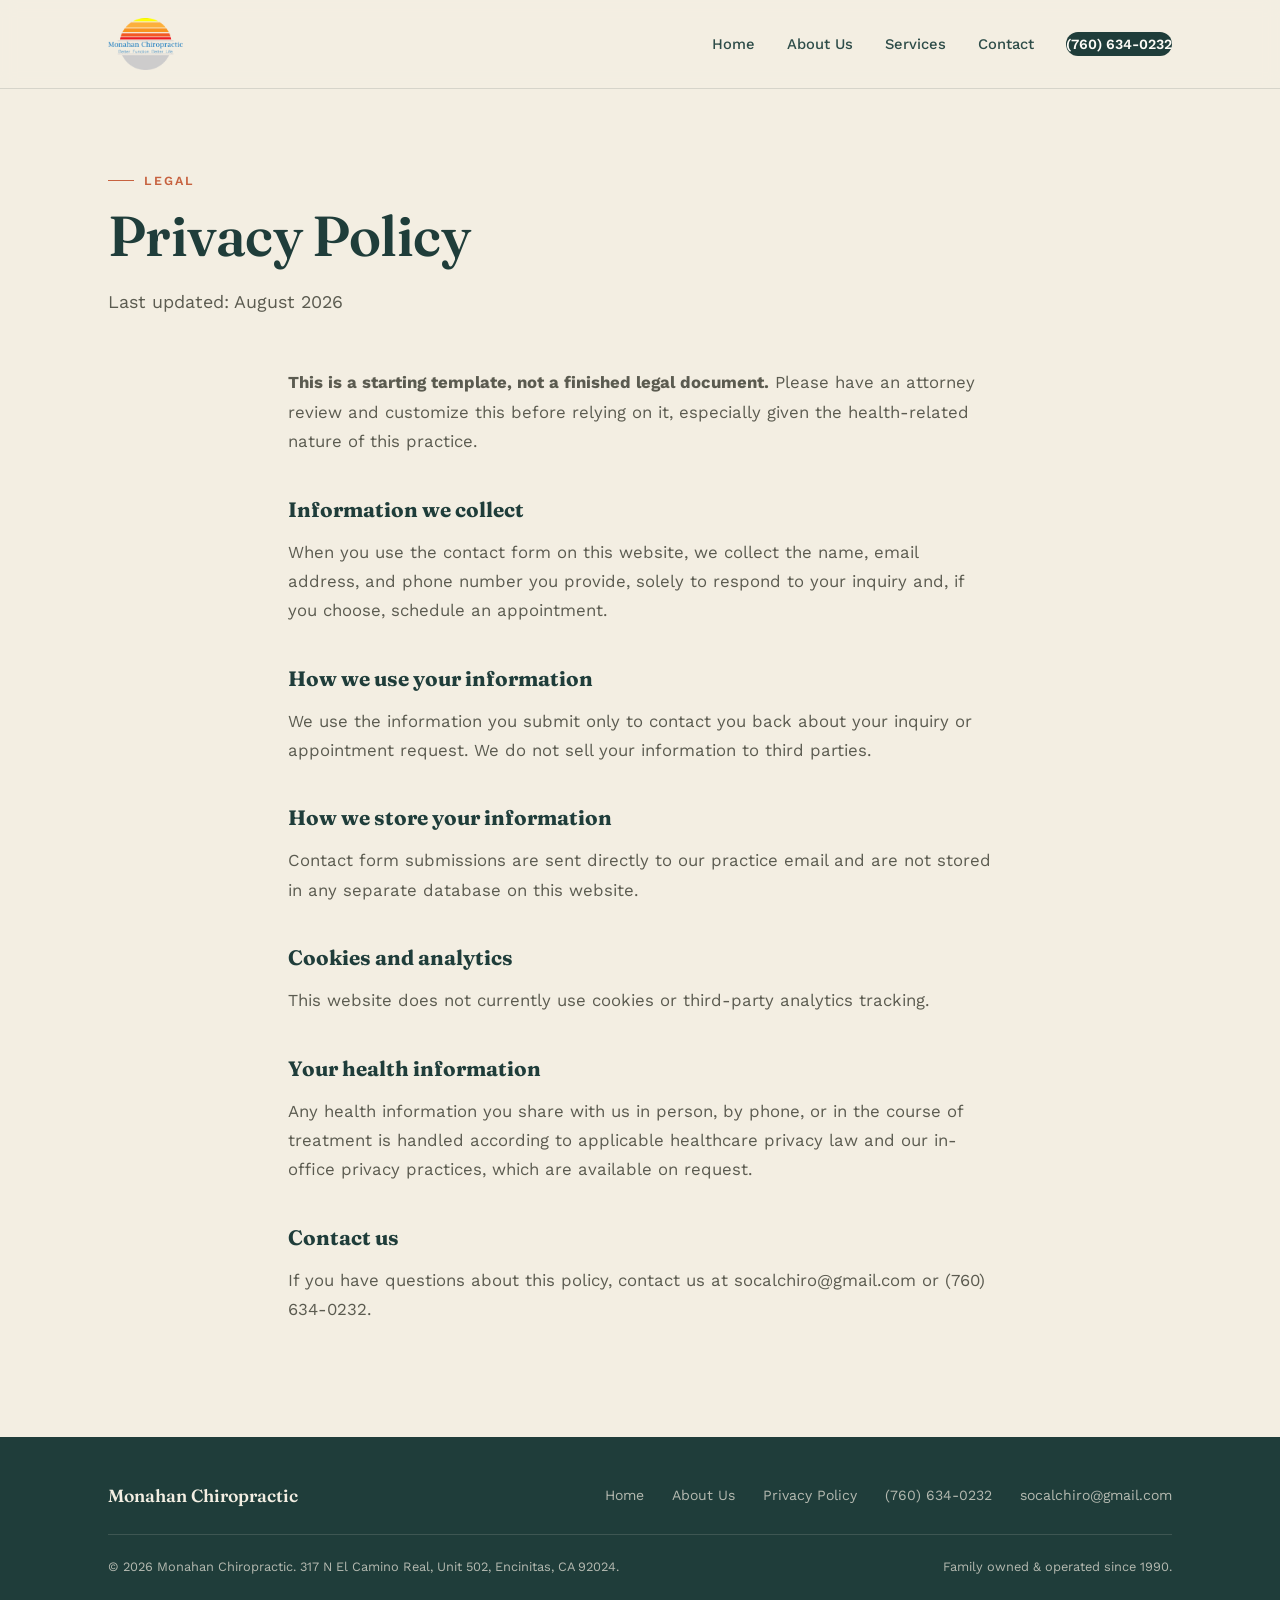
<file: privacy.html>
<!doctype html>
<html lang="en">
<head>
<meta charset="UTF-8">
<meta name="viewport" content="width=device-width, initial-scale=1.0">
<title>Privacy Policy — Monahan Chiropractic</title>
<meta name="description" content="Privacy policy for Monahan Chiropractic, Encinitas, CA.">
<link rel="canonical" href="https://monahanchiropractic.com/privacy.html">
<meta name="robots" content="noindex, follow">
<link rel="stylesheet" href="style.css">
</head>
<body>

<nav class="nav">
  <div class="nav-inner">
    <a href="index.html" class="brand"><img src="images/logo.png" alt="Monahan Chiropractic — Better Function Better Life"></a>
    <div class="nav-links" id="navLinks">
      <a href="index.html">Home</a>
      <a href="about.html">About Us</a>
      <a href="index.html#services">Services</a>
      <a href="index.html#contact">Contact</a>
      <a href="tel:7606340232" class="nav-cta">(760) 634-0232</a>
    </div>
    <button class="nav-toggle" id="navToggle" aria-label="Toggle menu">
      <span></span><span></span><span></span>
    </button>
  </div>
</nav>

<header class="hero" style="padding-bottom:20px;">
  <div class="wrap">
    <div class="eyebrow">Legal</div>
    <h1 style="max-width:20ch;">Privacy Policy</h1>
    <p class="lede">Last updated: August 2026</p>
  </div>
</header>

<section style="padding-top:0;">
  <div class="wrap story-text" style="max-width:760px;">
    <p><strong>This is a starting template, not a finished legal document.</strong> Please have an attorney review and customize this before relying on it, especially given the health-related nature of this practice.</p>

    <h3>Information we collect</h3>
    <p>When you use the contact form on this website, we collect the name, email address, and phone number you provide, solely to respond to your inquiry and, if you choose, schedule an appointment.</p>

    <h3>How we use your information</h3>
    <p>We use the information you submit only to contact you back about your inquiry or appointment request. We do not sell your information to third parties.</p>

    <h3>How we store your information</h3>
    <p>Contact form submissions are sent directly to our practice email and are not stored in any separate database on this website.</p>

    <h3>Cookies and analytics</h3>
    <p>This website does not currently use cookies or third-party analytics tracking.</p>

    <h3>Your health information</h3>
    <p>Any health information you share with us in person, by phone, or in the course of treatment is handled according to applicable healthcare privacy law and our in-office privacy practices, which are available on request.</p>

    <h3>Contact us</h3>
    <p>If you have questions about this policy, contact us at <a href="mailto:socalchiro@gmail.com">socalchiro@gmail.com</a> or (760) 634-0232.</p>
  </div>
</section>

<footer>
  <div class="wrap">
    <div class="footer-inner">
      <div class="footer-brand">Monahan Chiropractic</div>
      <div class="footer-links">
        <a href="index.html">Home</a>
        <a href="about.html">About Us</a>
        <a href="privacy.html">Privacy Policy</a>
        <a href="tel:7606340232">(760) 634-0232</a>
        <a href="mailto:socalchiro@gmail.com">socalchiro@gmail.com</a>
      </div>
    </div>
    <div class="footer-bottom">
      <span>© 2026 Monahan Chiropractic. 317 N El Camino Real, Unit 502, Encinitas, CA 92024.</span>
      <span>Family owned &amp; operated since 1990.</span>
    </div>
  </div>
</footer>

<script src="script.js"></script>
</body>
</html>
</file>
<file: style.css>
/* ============================================
   Monahan Chiropractic — Design Tokens
   Coastal Encinitas warmth meets spinal-alignment
   precision. The recurring wave/spine line is the
   signature: one continuous curve standing in for
   both the shoreline and a healthy spine.
   ============================================ */

@import url('https://fonts.googleapis.com/css2?family=Fraunces:opsz,wght@9..144,400;9..144,500;9..144,600;9..144,700&family=Work+Sans:wght@400;500;600;700&display=swap');

:root {
  /* Color */
  --ink: #1F3D3A;          /* deep teal — headings, nav */
  --ink-soft: #2E4D49;
  --sand: #F3EEE2;         /* warm background */
  --paper: #FFFDF8;        /* card / surface white */
  --coral: #E37A57;        /* primary accent — CTA, highlights */
  --coral-deep: #C7623F;
  --gold: #C7A369;         /* secondary accent — rules, small marks */
  --text: #2B2B26;
  --text-soft: #5B5B50;
  --line: rgba(31, 61, 58, 0.14);

  /* Type */
  --display: 'Fraunces', Georgia, serif;
  --body: 'Work Sans', -apple-system, sans-serif;

  --max-w: 1120px;
}

* { box-sizing: border-box; }

html {
  scroll-behavior: smooth;
}

@media (prefers-reduced-motion: reduce) {
  html { scroll-behavior: auto; }
  * { animation-duration: 0.01ms !important; animation-iteration-count: 1 !important; transition-duration: 0.01ms !important; }
}

body {
  margin: 0;
  font-family: var(--body);
  color: var(--text);
  background: var(--sand);
  -webkit-font-smoothing: antialiased;
}

a { color: inherit; text-decoration: none; }

img, svg { display: block; max-width: 100%; }

.wrap {
  max-width: var(--max-w);
  margin: 0 auto;
  padding: 0 28px;
}

/* ---------- Nav ---------- */
.nav {
  position: sticky;
  top: 0;
  z-index: 50;
  background: rgba(243, 238, 226, 0.92);
  backdrop-filter: blur(8px);
  border-bottom: 1px solid var(--line);
}

.nav-inner {
  max-width: var(--max-w);
  margin: 0 auto;
  padding: 18px 28px;
  display: flex;
  align-items: center;
  justify-content: space-between;
}

.brand {
  font-family: var(--display);
  font-weight: 600;
  font-size: 1.15rem;
  color: var(--ink);
  letter-spacing: 0.01em;
  display: flex;
  align-items: center;
  gap: 8px;
}

.brand img {
  height: 52px;
  width: auto;
  display: block;
}

.brand .est {
  font-family: var(--body);
  font-weight: 500;
  font-size: 0.68rem;
  color: var(--coral-deep);
  letter-spacing: 0.14em;
  text-transform: uppercase;
}

.nav-links {
  display: flex;
  align-items: center;
  gap: 32px;
  font-size: 0.92rem;
  font-weight: 500;
}

.nav-links a {
  color: var(--ink-soft);
  position: relative;
  padding: 4px 0;
}

.nav-links a.current {
  color: var(--ink);
}

.nav-links a.current::after {
  content: '';
  position: absolute;
  left: 0; right: 0; bottom: -2px;
  height: 2px;
  background: var(--coral);
  border-radius: 2px;
}

.nav-cta {
  background: var(--ink);
  color: var(--paper) !important;
  padding: 10px 20px;
  border-radius: 999px;
  font-weight: 600;
  font-size: 0.88rem;
  transition: background 0.2s ease, transform 0.2s ease;
}

.nav-cta:hover { background: var(--coral-deep); transform: translateY(-1px); }

.nav-toggle {
  display: none;
  background: none;
  border: none;
  cursor: pointer;
  padding: 6px;
}

.nav-toggle span {
  display: block;
  width: 22px;
  height: 2px;
  background: var(--ink);
  margin: 5px 0;
  border-radius: 2px;
}

/* ---------- Hero ---------- */
.hero {
  position: relative;
  padding: 84px 0 40px;
  overflow: hidden;
}

.hero-wave {
  position: absolute;
  left: 0; right: 0; bottom: -2px;
  width: 100%;
  height: auto;
  z-index: 0;
}

.hero-inner {
  position: relative;
  z-index: 1;
  display: grid;
  grid-template-columns: 1.1fr 0.9fr;
  gap: 48px;
  align-items: center;
}

.eyebrow {
  font-size: 0.78rem;
  font-weight: 600;
  letter-spacing: 0.16em;
  text-transform: uppercase;
  color: var(--coral-deep);
  margin-bottom: 18px;
  display: flex;
  align-items: center;
  gap: 10px;
}

.eyebrow::before {
  content: '';
  width: 26px;
  height: 1.5px;
  background: var(--coral-deep);
}

h1 {
  font-family: var(--display);
  font-weight: 600;
  font-size: clamp(2.4rem, 4.4vw, 3.6rem);
  line-height: 1.06;
  color: var(--ink);
  margin: 0 0 22px;
  letter-spacing: -0.01em;
}

h1 em {
  font-style: italic;
  color: var(--coral-deep);
}

.lede {
  font-size: 1.12rem;
  line-height: 1.6;
  color: var(--text-soft);
  max-width: 46ch;
  margin: 0 0 32px;
}

.cta-row {
  display: flex;
  gap: 16px;
  flex-wrap: wrap;
  align-items: center;
}

.btn {
  display: inline-flex;
  align-items: center;
  gap: 8px;
  padding: 15px 26px;
  border-radius: 999px;
  font-weight: 600;
  font-size: 0.95rem;
  transition: transform 0.2s ease, background 0.2s ease, box-shadow 0.2s ease;
}

.btn-primary {
  background: var(--coral);
  color: var(--paper);
  box-shadow: 0 8px 20px rgba(199, 98, 63, 0.28);
}

.btn-primary:hover { background: var(--coral-deep); transform: translateY(-2px); }

.btn-ghost {
  background: transparent;
  color: var(--ink);
  border: 1.5px solid var(--line);
}

.btn-ghost:hover { border-color: var(--ink); transform: translateY(-2px); }

.hero-portrait {
  position: relative;
  aspect-ratio: 4/5;
  border-radius: 18px;
  background: linear-gradient(155deg, #E9DFC8 0%, #DCC9A6 100%);
  overflow: hidden;
}

.hero-portrait img {
  position: absolute;
  inset: 0;
  width: 100%;
  height: 100%;
  object-fit: cover;
  object-position: center 20%;
  display: block;
}

.hero-portrait.hero-portrait-wide {
  aspect-ratio: 4/3;
}

.hero-portrait-tag {
  position: absolute;
  left: 22px;
  bottom: 22px;
  z-index: 2;
  width: fit-content;
  background: var(--paper);
  border-radius: 12px;
  padding: 14px 18px;
  font-size: 0.85rem;
  color: var(--ink);
  font-weight: 600;
  display: flex;
  align-items: center;
  gap: 10px;
  box-shadow: 0 10px 30px rgba(31,61,58,0.15);
}

.hero-portrait-tag .dot {
  width: 8px; height: 8px; border-radius: 50%;
  background: var(--coral);
}

/* decorative spine/wave line drawn inside portrait */
.spine-svg { position: absolute; inset: 0; opacity: 0.9; }

/* ---------- Trust strip ---------- */
.trust {
  border-top: 1px solid var(--line);
  border-bottom: 1px solid var(--line);
  background: var(--paper);
}

.trust-inner {
  max-width: var(--max-w);
  margin: 0 auto;
  padding: 26px 28px;
  display: flex;
  justify-content: space-between;
  flex-wrap: wrap;
  gap: 20px;
}

.trust-item {
  display: flex;
  align-items: baseline;
  gap: 10px;
  font-size: 0.92rem;
  color: var(--text-soft);
}

.trust-item strong {
  font-family: var(--display);
  color: var(--ink);
  font-size: 1.3rem;
  font-weight: 600;
}

/* ---------- Sections ---------- */
section { padding: 88px 0; }

.section-head {
  max-width: 640px;
  margin-bottom: 52px;
}

.section-head .eyebrow { margin-bottom: 14px; }

h2 {
  font-family: var(--display);
  font-weight: 600;
  font-size: clamp(1.8rem, 3vw, 2.5rem);
  color: var(--ink);
  margin: 0 0 14px;
  letter-spacing: -0.01em;
}

.section-head p {
  color: var(--text-soft);
  font-size: 1.05rem;
  line-height: 1.6;
  margin: 0;
}

/* Services grid */
.services-grid {
  display: grid;
  grid-template-columns: repeat(4, 1fr);
  gap: 1px;
  background: var(--line);
  border: 1px solid var(--line);
  border-radius: 16px;
  overflow: hidden;
}

.service-card {
  background: var(--paper);
  padding: 32px 26px;
  transition: background 0.25s ease;
}

.service-card:hover { background: #FBF7EF; }

.service-num {
  font-family: var(--display);
  font-style: italic;
  color: var(--gold);
  font-size: 1rem;
  margin-bottom: 18px;
  display: block;
}

.service-card h3 {
  font-family: var(--display);
  font-size: 1.15rem;
  font-weight: 600;
  color: var(--ink);
  margin: 0 0 10px;
}

.service-card p {
  font-size: 0.92rem;
  color: var(--text-soft);
  line-height: 1.55;
  margin: 0;
}

/* Story / generations band */
.band {
  background: var(--ink);
  color: var(--sand);
  position: relative;
  overflow: hidden;
}

.band .wrap { position: relative; z-index: 1; }

.band-wave {
  position: absolute;
  top: 0; left: 0; width: 100%; opacity: 0.12;
}

.band-grid {
  display: grid;
  grid-template-columns: 1fr 1fr;
  gap: 56px;
  align-items: center;
}

.band h2 { color: var(--sand); }

.band p {
  color: rgba(243, 238, 226, 0.78);
  font-size: 1.05rem;
  line-height: 1.65;
}

.stat-list {
  display: flex;
  flex-direction: column;
  gap: 28px;
}

.stat-row {
  display: flex;
  align-items: baseline;
  gap: 18px;
  border-bottom: 1px solid rgba(243,238,226,0.15);
  padding-bottom: 22px;
}

.stat-row .num {
  font-family: var(--display);
  font-size: 2.4rem;
  font-weight: 600;
  color: var(--coral);
  min-width: 90px;
}

.stat-row .label {
  color: rgba(243, 238, 226, 0.85);
  font-size: 0.95rem;
  line-height: 1.5;
}

/* Testimonial */
.testimonial {
  background: var(--paper);
  border: 1px solid var(--line);
  border-radius: 18px;
  padding: 48px;
  position: relative;
}

.testimonial blockquote {
  font-family: var(--display);
  font-size: 1.5rem;
  font-weight: 500;
  color: var(--ink);
  line-height: 1.45;
  margin: 0 0 22px;
  font-style: italic;
}

.testimonial cite {
  font-style: normal;
  font-size: 0.88rem;
  color: var(--text-soft);
  font-weight: 600;
}

/* Contact / hours */
.contact-grid {
  display: grid;
  grid-template-columns: 1.1fr 0.9fr;
  gap: 56px;
}

.info-list {
  display: flex;
  flex-direction: column;
  gap: 22px;
}

.info-item {
  display: flex;
  gap: 16px;
  align-items: flex-start;
}

.info-icon {
  width: 40px;
  height: 40px;
  border-radius: 10px;
  background: rgba(227, 122, 87, 0.14);
  display: flex;
  align-items: center;
  justify-content: center;
  flex-shrink: 0;
}

.info-item h4 {
  margin: 0 0 4px;
  font-family: var(--display);
  font-size: 1.02rem;
  color: var(--ink);
  font-weight: 600;
}

.info-item p, .info-item a {
  margin: 0;
  color: var(--text-soft);
  font-size: 0.95rem;
  line-height: 1.5;
}

.info-item a:hover { color: var(--coral-deep); }

.hours-card {
  background: var(--paper);
  border: 1px solid var(--line);
  border-radius: 16px;
  padding: 32px;
}

.hours-card h3 {
  font-family: var(--display);
  color: var(--ink);
  margin: 0 0 20px;
  font-size: 1.15rem;
}

.hours-row {
  display: flex;
  justify-content: space-between;
  padding: 10px 0;
  border-bottom: 1px solid var(--line);
  font-size: 0.92rem;
}

.hours-row:last-child { border-bottom: none; }
.hours-row .day { color: var(--ink-soft); font-weight: 500; }
.hours-row .time { color: var(--text-soft); }

.note {
  margin-top: 16px;
  font-size: 0.82rem;
  color: var(--text-soft);
  font-style: italic;
}

/* Footer */
footer {
  background: var(--ink);
  color: rgba(243, 238, 226, 0.7);
  padding: 48px 0 32px;
}

.footer-inner {
  display: flex;
  justify-content: space-between;
  align-items: center;
  flex-wrap: wrap;
  gap: 20px;
  padding-bottom: 28px;
  border-bottom: 1px solid rgba(243,238,226,0.14);
}

.footer-brand {
  font-family: var(--display);
  font-size: 1.1rem;
  font-weight: 600;
  color: var(--sand);
}

.footer-links {
  display: flex;
  gap: 28px;
  font-size: 0.88rem;
}

.footer-links a:hover { color: var(--coral); }

.footer-bottom {
  padding-top: 24px;
  font-size: 0.8rem;
  display: flex;
  justify-content: space-between;
  flex-wrap: wrap;
  gap: 10px;
}

/* ---------- Reviews ---------- */
.review-grid {
  display: grid;
  grid-template-columns: repeat(3, 1fr);
  gap: 24px;
}

.review-card {
  background: var(--paper);
  border: 1px solid var(--line);
  border-radius: 16px;
  padding: 28px;
  display: flex;
  flex-direction: column;
}

.review-stars {
  color: var(--gold);
  font-size: 0.95rem;
  letter-spacing: 2px;
  margin-bottom: 14px;
}

.review-card p {
  font-size: 0.92rem;
  line-height: 1.6;
  color: var(--text-soft);
  margin: 0 0 18px;
  flex-grow: 1;
}

.review-author {
  font-size: 0.85rem;
  font-weight: 600;
  color: var(--ink);
}

.review-source {
  font-size: 0.78rem;
  color: var(--text-soft);
}

/* ---------- Lead capture form ---------- */
.lead-card {
  background: var(--paper);
  border-radius: 18px;
  padding: 30px;
  box-shadow: 0 20px 50px rgba(31,61,58,0.14);
  border: 1px solid var(--line);
}

.lead-card h3 {
  font-family: var(--display);
  color: var(--ink);
  font-size: 1.2rem;
  margin: 0 0 6px;
}

.lead-card .sub {
  color: var(--text-soft);
  font-size: 0.88rem;
  margin: 0 0 20px;
}

.lead-field {
  margin-bottom: 14px;
}

.lead-field label {
  display: block;
  font-size: 0.78rem;
  font-weight: 600;
  color: var(--ink-soft);
  margin-bottom: 6px;
  letter-spacing: 0.02em;
}

.lead-field input {
  width: 100%;
  padding: 12px 14px;
  border-radius: 10px;
  border: 1.5px solid var(--line);
  background: var(--sand);
  font-family: var(--body);
  font-size: 0.95rem;
  color: var(--text);
}

.lead-field input:focus {
  outline: none;
  border-color: var(--coral);
  background: var(--paper);
}

.lead-submit {
  width: 100%;
  border: none;
  cursor: pointer;
  background: var(--coral);
  color: var(--paper);
  padding: 14px;
  border-radius: 999px;
  font-weight: 600;
  font-size: 0.95rem;
  font-family: var(--body);
  transition: background 0.2s ease, transform 0.2s ease;
}

.lead-submit:hover { background: var(--coral-deep); transform: translateY(-2px); }

.lead-note {
  font-size: 0.76rem;
  color: var(--text-soft);
  margin-top: 12px;
  text-align: center;
}

/* ---------- Offer band ---------- */
.offer {
  background: linear-gradient(135deg, var(--coral) 0%, var(--coral-deep) 100%);
  border-radius: 22px;
  padding: 48px;
  color: var(--paper);
  display: grid;
  grid-template-columns: 1.3fr 0.7fr;
  gap: 32px;
  align-items: center;
  position: relative;
  overflow: hidden;
}

.offer::before {
  content: '';
  position: absolute;
  right: -60px; top: -60px;
  width: 220px; height: 220px;
  border-radius: 50%;
  background: rgba(255,255,255,0.08);
}

.offer-eyebrow {
  font-size: 0.78rem;
  font-weight: 700;
  letter-spacing: 0.16em;
  text-transform: uppercase;
  color: rgba(255,255,255,0.85);
  margin-bottom: 12px;
}

.offer h2 {
  color: var(--paper);
  margin: 0 0 12px;
}

.offer p {
  color: rgba(255,255,255,0.88);
  font-size: 1rem;
  line-height: 1.55;
  margin: 0;
  max-width: 48ch;
}

.offer-price-card {
  background: var(--paper);
  border-radius: 16px;
  padding: 28px;
  text-align: center;
  position: relative;
  z-index: 1;
}

.offer-price {
  font-family: var(--display);
  font-size: 3rem;
  font-weight: 700;
  color: var(--ink);
  line-height: 1;
}

.offer-was {
  font-size: 0.85rem;
  color: var(--text-soft);
  text-decoration: line-through;
  margin: 6px 0 4px;
}

.offer-desc {
  font-size: 0.85rem;
  color: var(--text-soft);
  margin: 0 0 18px;
}

.offer .btn-primary {
  background: var(--ink);
  box-shadow: none;
  width: 100%;
  justify-content: center;
}

.offer .btn-primary:hover { background: var(--ink-soft); }

/* ---------- Pain points ---------- */
.pain-grid {
  display: grid;
  grid-template-columns: 1fr 1fr;
  gap: 44px;
  align-items: center;
}

.pain-list {
  display: flex;
  flex-direction: column;
  gap: 20px;
}

.pain-item {
  display: flex;
  gap: 16px;
  padding: 20px;
  background: var(--paper);
  border: 1px solid var(--line);
  border-radius: 14px;
}

.pain-item .mark {
  font-family: var(--display);
  font-style: italic;
  color: var(--coral);
  font-size: 1.3rem;
  flex-shrink: 0;
}

.pain-item p {
  margin: 0;
  color: var(--text-soft);
  font-size: 0.95rem;
  line-height: 1.55;
}

.pain-item strong { color: var(--ink); }

.pain-close {
  font-size: 1.05rem;
  line-height: 1.6;
  color: var(--ink-soft);
  font-family: var(--display);
  font-style: italic;
}

/* ---------- Bio section ---------- */
.bio-grid {
  display: grid;
  grid-template-columns: 0.8fr 1.2fr;
  gap: 56px;
  align-items: center;
}

.bio-portrait {
  aspect-ratio: 4/5;
  border-radius: 18px;
  overflow: hidden;
  background: linear-gradient(160deg, #DCC9A6 0%, #C7A369 100%);
}

.bio-portrait img {
  width: 100%;
  height: 100%;
  object-fit: cover;
  object-position: center 20%;
  display: block;
}

/* ---------- Family gallery ---------- */
.gallery-grid {
  display: grid;
  grid-template-columns: 1fr 1fr;
  gap: 20px;
}

.gallery-grid img {
  width: 100%;
  height: 100%;
  aspect-ratio: 3/4;
  object-fit: cover;
  border-radius: 16px;
  display: block;
}

.gallery-caption {
  font-size: 0.85rem;
  color: var(--text-soft);
  font-style: italic;
  text-align: center;
  margin-top: 16px;
}

.bio-tagline {
  font-size: 0.8rem;
  font-weight: 700;
  letter-spacing: 0.14em;
  text-transform: uppercase;
  color: var(--coral-deep);
  margin-bottom: 10px;
}

.bio-text p {
  font-size: 1.02rem;
  line-height: 1.7;
  color: var(--text-soft);
  margin: 0 0 18px;
}

/* ---------- Map + hours ---------- */
.map-embed {
  border-radius: 16px;
  overflow: hidden;
  border: 1px solid var(--line);
  aspect-ratio: 4/3;
}

.map-embed iframe { width: 100%; height: 100%; border: 0; }

/* ---------- FAQ ---------- */
.faq-list {
  display: flex;
  flex-direction: column;
  gap: 14px;
  max-width: 760px;
}

.faq-item {
  background: var(--paper);
  border: 1px solid var(--line);
  border-radius: 14px;
  padding: 4px 24px;
}

.faq-item summary {
  cursor: pointer;
  list-style: none;
  padding: 18px 0;
  font-family: var(--display);
  font-weight: 600;
  font-size: 1.02rem;
  color: var(--ink);
  display: flex;
  align-items: center;
  justify-content: space-between;
  gap: 16px;
}

.faq-item summary::-webkit-details-marker { display: none; }

.faq-item summary::after {
  content: '+';
  font-family: var(--body);
  font-size: 1.3rem;
  color: var(--coral-deep);
  flex-shrink: 0;
  transition: transform 0.2s ease;
}

.faq-item[open] summary::after { transform: rotate(45deg); }

.faq-item p {
  margin: 0 0 20px;
  color: var(--text-soft);
  font-size: 0.95rem;
  line-height: 1.6;
}

/* ---------- About page specifics ---------- */
.about-hero {
  padding: 64px 0 60px;
}

.about-hero .wrap {
  position: relative;
  z-index: 1;
}

.about-hero h1 { max-width: 16ch; }

.story-grid {
  display: grid;
  grid-template-columns: 0.9fr 1.1fr;
  gap: 64px;
  align-items: start;
}

.story-portrait {
  aspect-ratio: 3/4;
  border-radius: 18px;
  background: linear-gradient(160deg, #DCC9A6 0%, #C7A369 100%);
  overflow: hidden;
  position: sticky;
  top: 100px;
}

.story-portrait img {
  width: 100%;
  height: 100%;
  object-fit: cover;
  display: block;
}

.story-text p {
  font-size: 1.05rem;
  line-height: 1.75;
  color: var(--text-soft);
  margin: 0 0 24px;
}

.story-text h3 {
  font-family: var(--display);
  color: var(--ink);
  font-size: 1.3rem;
  margin: 40px 0 16px;
}

.values-grid {
  display: grid;
  grid-template-columns: repeat(3, 1fr);
  gap: 28px;
}

.value-card {
  padding: 4px 0;
}

.value-card .mark {
  font-family: var(--display);
  font-style: italic;
  font-size: 1.8rem;
  color: var(--coral);
  margin-bottom: 14px;
  display: block;
}

.value-card h4 {
  font-family: var(--display);
  color: var(--ink);
  font-size: 1.1rem;
  margin: 0 0 8px;
}

.value-card p {
  color: var(--text-soft);
  font-size: 0.92rem;
  line-height: 1.6;
  margin: 0;
}

/* ---------- Responsive ---------- */
@media (max-width: 900px) {
  .hero-inner, .band-grid, .contact-grid, .story-grid { grid-template-columns: 1fr; }
  .services-grid { grid-template-columns: 1fr 1fr; }
  .values-grid { grid-template-columns: 1fr; }
  .hero-portrait { order: -1; aspect-ratio: 16/9; }
  .story-portrait { position: static; aspect-ratio: 16/9; }
  .nav-links { display: none; }
  .nav-toggle { display: block; }
  .trust-inner { justify-content: flex-start; gap: 32px; }
  .offer { grid-template-columns: 1fr; padding: 32px; }
  .pain-grid, .bio-grid { grid-template-columns: 1fr; }
  .bio-portrait { aspect-ratio: 16/9; }
  .review-grid { grid-template-columns: 1fr; }
  .gallery-grid { grid-template-columns: 1fr 1fr; gap: 12px; }
}

@media (max-width: 900px) {
  .nav-links.open {
    display: flex;
    position: absolute;
    top: 100%; left: 0; right: 0;
    background: var(--paper);
    flex-direction: column;
    align-items: flex-start;
    padding: 20px 28px 28px;
    gap: 18px;
    border-bottom: 1px solid var(--line);
  }
}

@media (max-width: 600px) {
  .services-grid { grid-template-columns: 1fr; }
  .testimonial { padding: 32px 26px; }
  section { padding: 64px 0; }
}

/* focus visibility */
a:focus-visible, button:focus-visible {
  outline: 2px solid var(--coral-deep);
  outline-offset: 3px;
}
</file>
